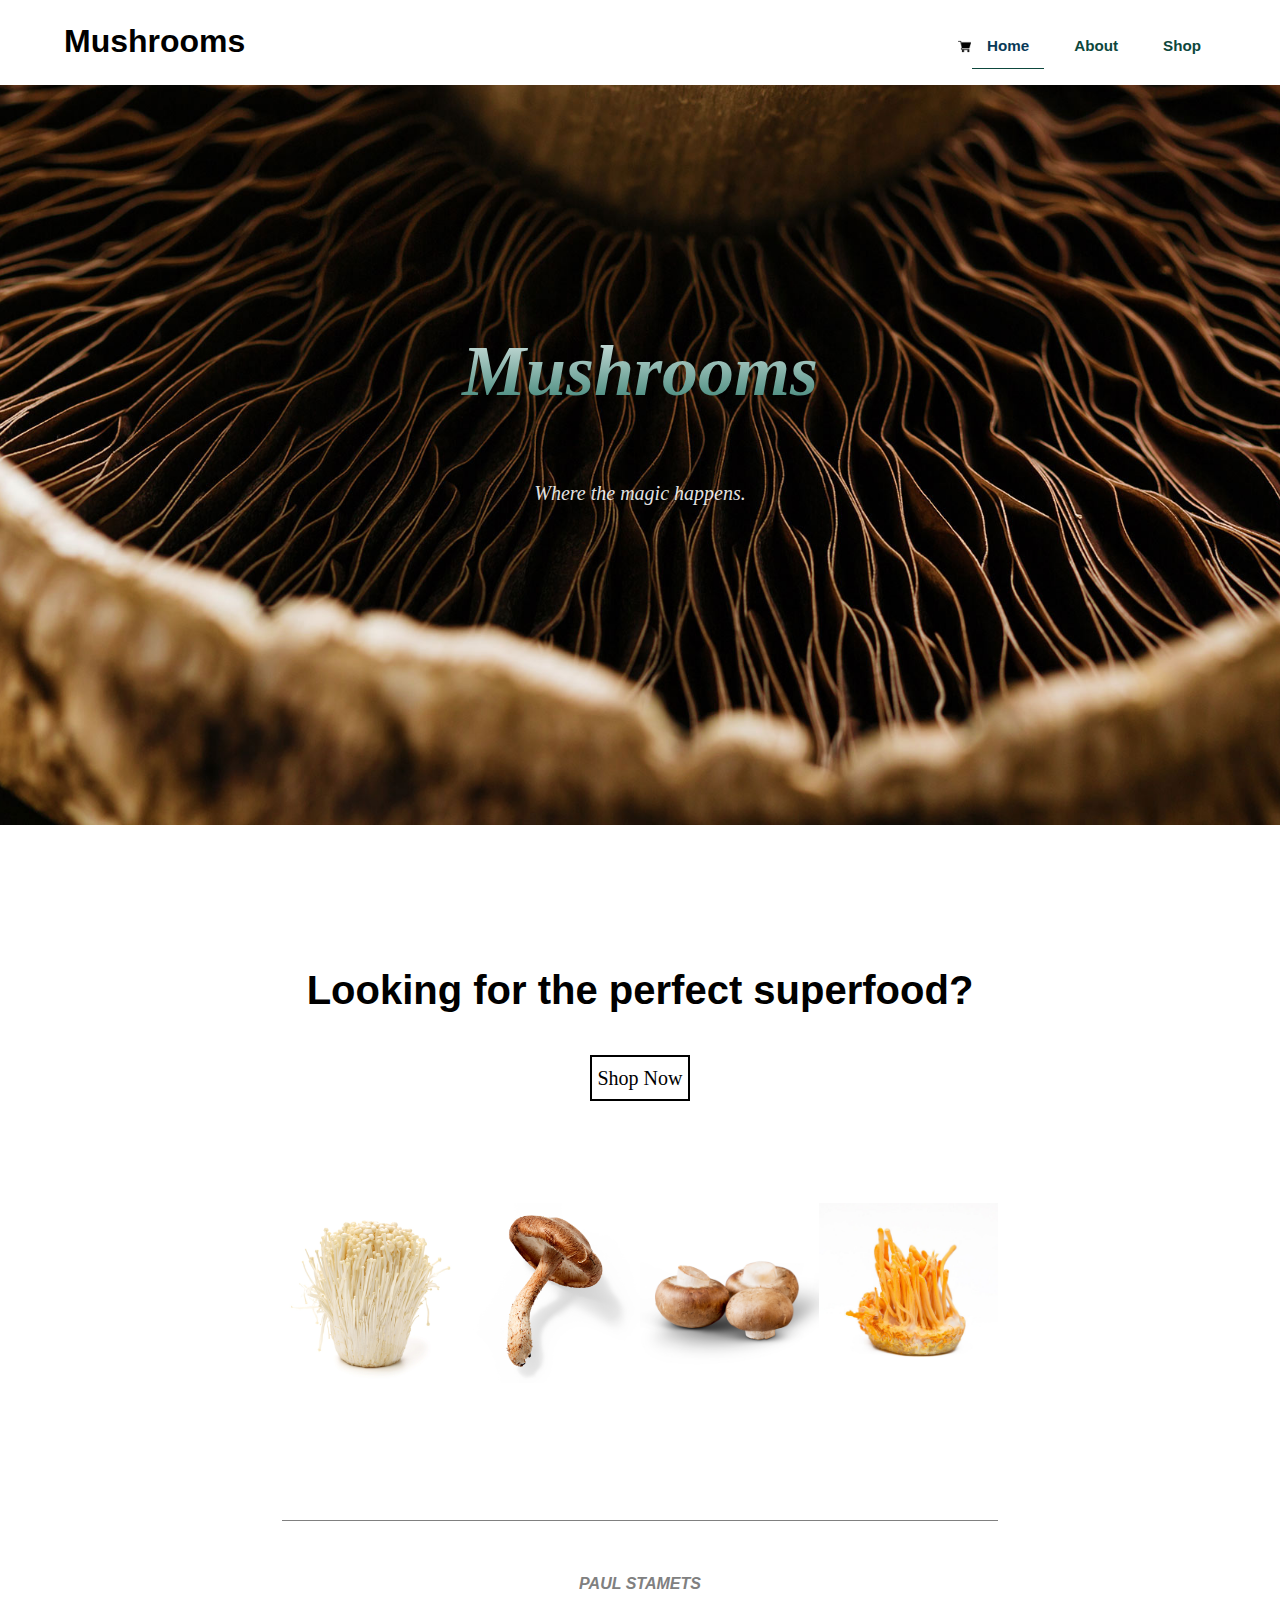
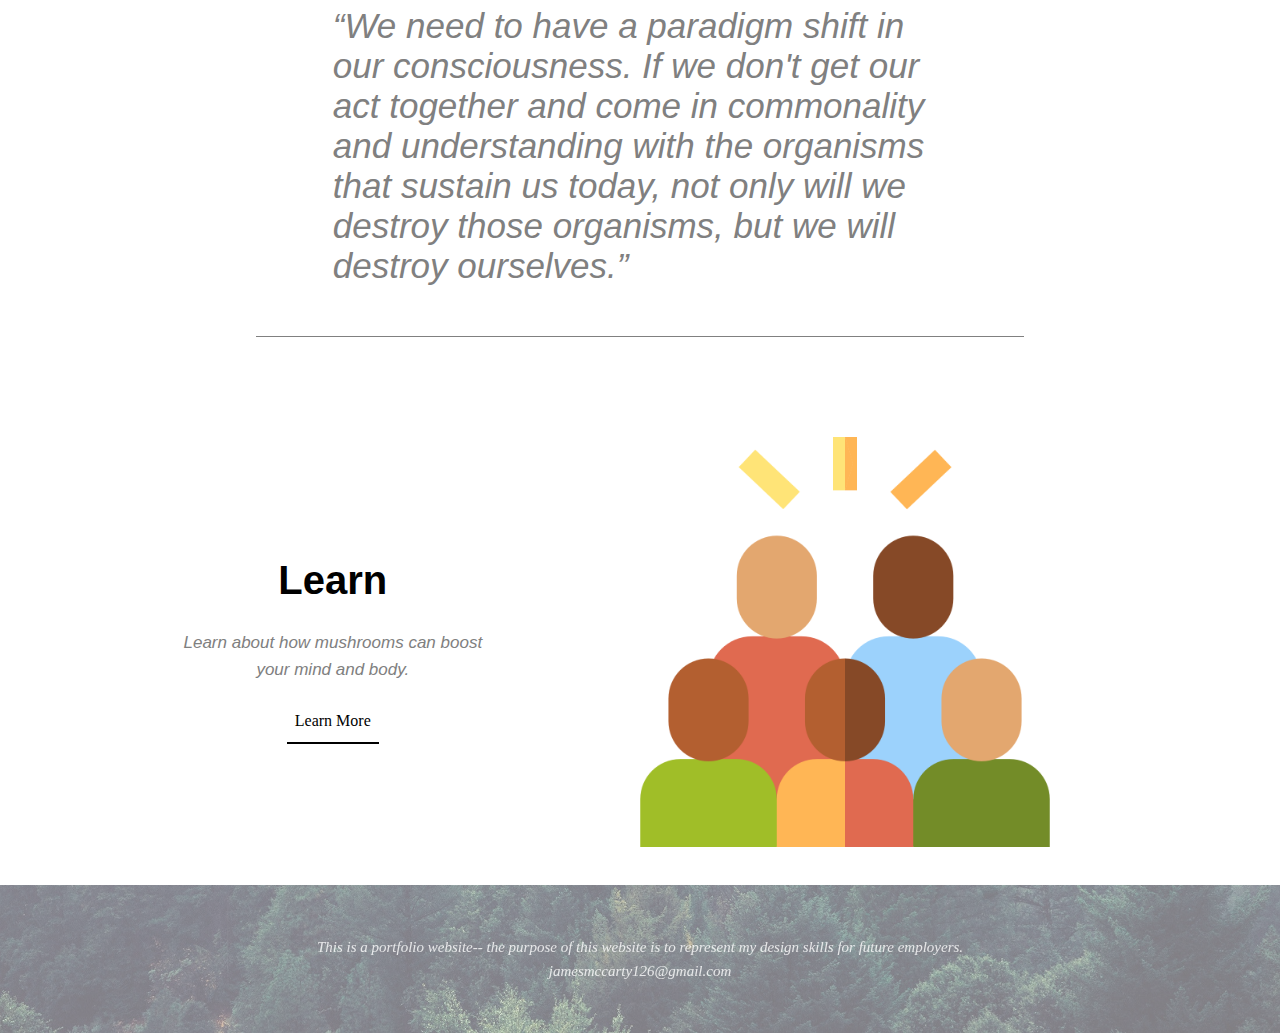
<file: index.html>
<!DOCTYPE html>
<html>
  <head>
    <meta name="viewport" content="width=device-width, initial-scale=1, maximum-scale=1">
    <title>Mushrooms.net</title>
    <link rel="stylesheet" href="normalize.css">
    <link rel="stylesheet" href="style.css">
   <link rel="stylesheet" href="https://use.fontawesome.com/releases/v5.3.1/css/all.css" integrity="sha384-mzrmE5qonljUremFsqc01SB46JvROS7bZs3IO2EmfFsd15uHvIt+Y8vEf7N7fWAU" crossorigin="anonymous">
  </head>
  <body>

    <div class="mobile-pop-up">
      <ul>
        <li><h3 class="x-button" onclick="mobileDropdown()">Back<h3></li>
        <li><a href="#">Home</a></li>
        <li><a href="about.html">Learn</a></li>
        <li><a href="shop.html">Shop</a></li>
      </ul>
    </div>

    <div class="wrap">

      <div class="mobile-header">
        <!-- <div class="dropdown-button" onclick="mobileDropdown"> -->
        <!-- </div> -->
        <img src="icons/dropdown.png" onclick="mobileDropdown()">

      </div>

      <header class="main-header clearfix">
        <div class="container">
        <a href="#"><h1 class="title">Mushrooms</h1></a>
        <img src="logo.png" class="logo" alt="logo"></img>


          <ul class="main-nav">

            <li class="shopping-cart">
              <a class="shopping-cart-link" href="checkout.html">
                <img src="icons/supermarket.png">
              </a>
              <img class="shopping-cart-num" src="icons/one.png" alt="">
            </li>

            <li><a href="shop.html">Shop</a></li>
            <li><a href="about.html">About</a></li>
            <li><a id="current-page" href="#">Home</a></li>
          </ul>

          <!-- <div class="shopping-container">
            <h3>Shopping Cart</h3>

          </div> -->
        </div> <!--container -->


      </header> <!-- main-header -->

      <div class="banner">
          <!-- <img src="photos/Mushroom-Photo.jpeg" alt="Mushroom Photo" class="header-img"> -->
                  <h1 class="cover-title"><em>Mushrooms</em></h1>
                  <h2 class="sub-title">Where the magic happens.</h2>

      </div> <!-- banner -->

          <div class="main-content">
            <div class="welcome-content">


          <h2>Looking for the perfect superfood?</h2>

          <a href="shop.html" class="strain-btn">Shop Now</a>
</div> <!-- welcome-content -->

          <div class="mushroom-container">
                <ul class="scroll-box">
                  <li class="scroll-box-item"><a href="enoki.html">
                    <img src="photos/shopping/2.jpg">
                    </a>
                    <p class="fading-name">enoki</p>
                  </li>
                  <li class="scroll-box-item"><a href="shop.html">
                    <img src="photos/shopping/3.jpg">
                  </a>
                  <p class="fading-name">shitake</p>
                </li>
                  <li class="scroll-box-item"><a href="shop.html">
                    <img src="photos/shopping/4.jpg"></a>
                      <p class="fading-name">baby bella</p>
                  </li>
                  <li class="scroll-box-item"><a href="shop.html">
                  <img src="photos/shopping/5.jpg"></a>
                    <p class="fading-name">cordyceps</p>
                </li>
                </ul>
           </div>

          <div class="quote-container">
            <h4>Paul Stamets</h4>
              <h3>“We need to have a paradigm shift in our consciousness. If we don't get our act together and come in commonality and understanding with the organisms that sustain us today, not only will we destroy those organisms, but we will destroy ourselves.”</h3>
          </div>


            <div class="learn-container">
              <ul class="learn-flex">
                <li><img src="icons/people.png"></li>
                <li>
                   <h2>Learn</h2>
                  <h3>Learn about how mushrooms can boost your mind and body.</h3>
                  <a href="about.html"><p>Learn More</p></a></li>
              </ul>
            </div>

   </div> <!-- main-content -->

      <footer class="main-footer">
        <span class="footer-text">This is a portfolio website-- the purpose of this website is to represent my design skills for future employers.</span>
        <span class="footer-text">jamesmccarty126@gmail.com</span>
      </footer>
          </div>  <!-- wrap -->
      <script src="javascript.js"></script>
  </body>
</html>
</file>
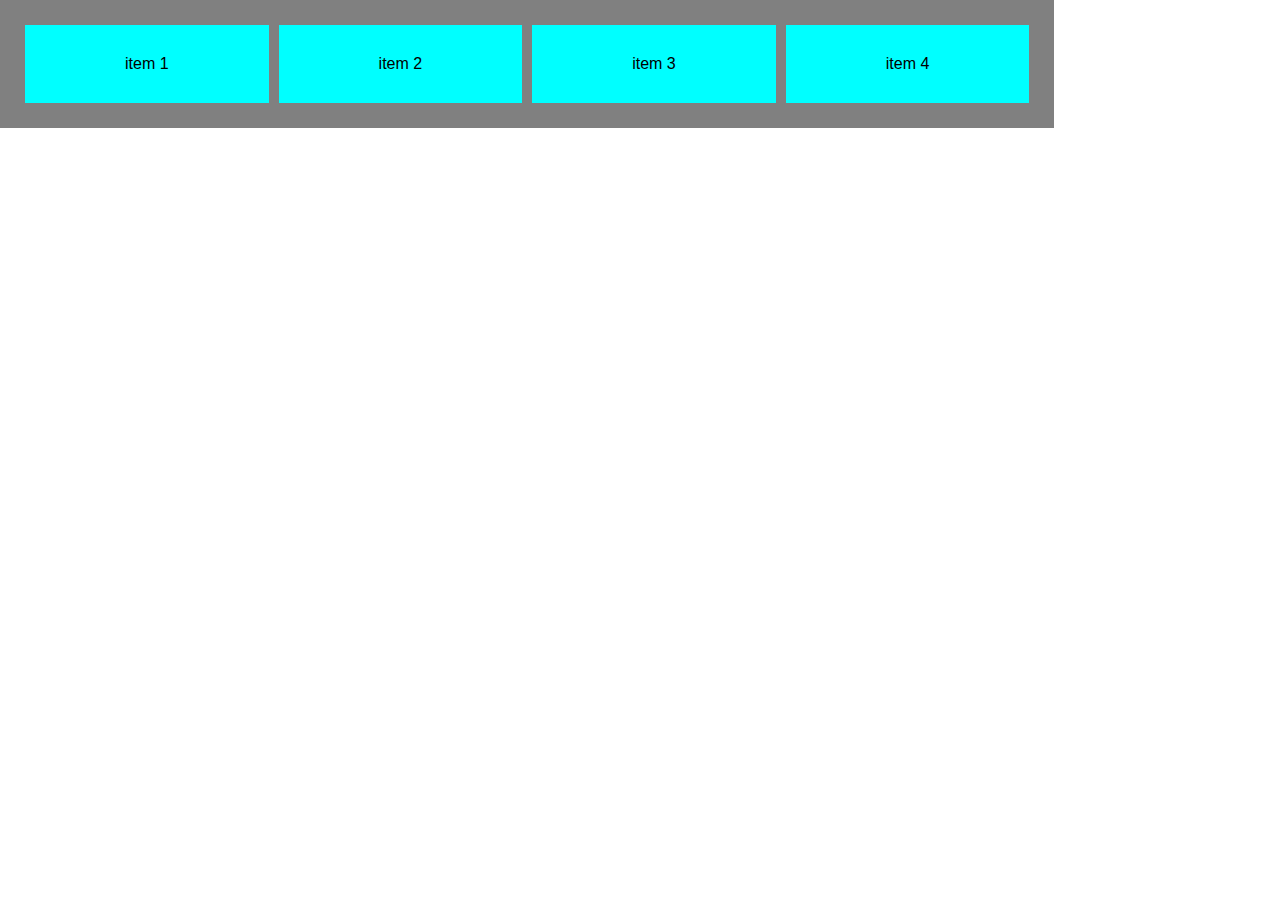
<file: nav bar test/index.html>
<!<!DOCTYPE html>
<!DOCTYPE html>
<html>
  <head>
    <link rel="stylesheet" href="style.css">
    <link rel="stylesheet" href="normalize.css">
    <title></title>
  </head>
  <body>

    <header class="main-header">

      <ul class="flex-parent">
        <li>item 1</li>
        <li>item 2</li>
        <li>item 3</li>
        <li>item 4</li>
      </ul>

    </header>

  </body>
</html>
</file>
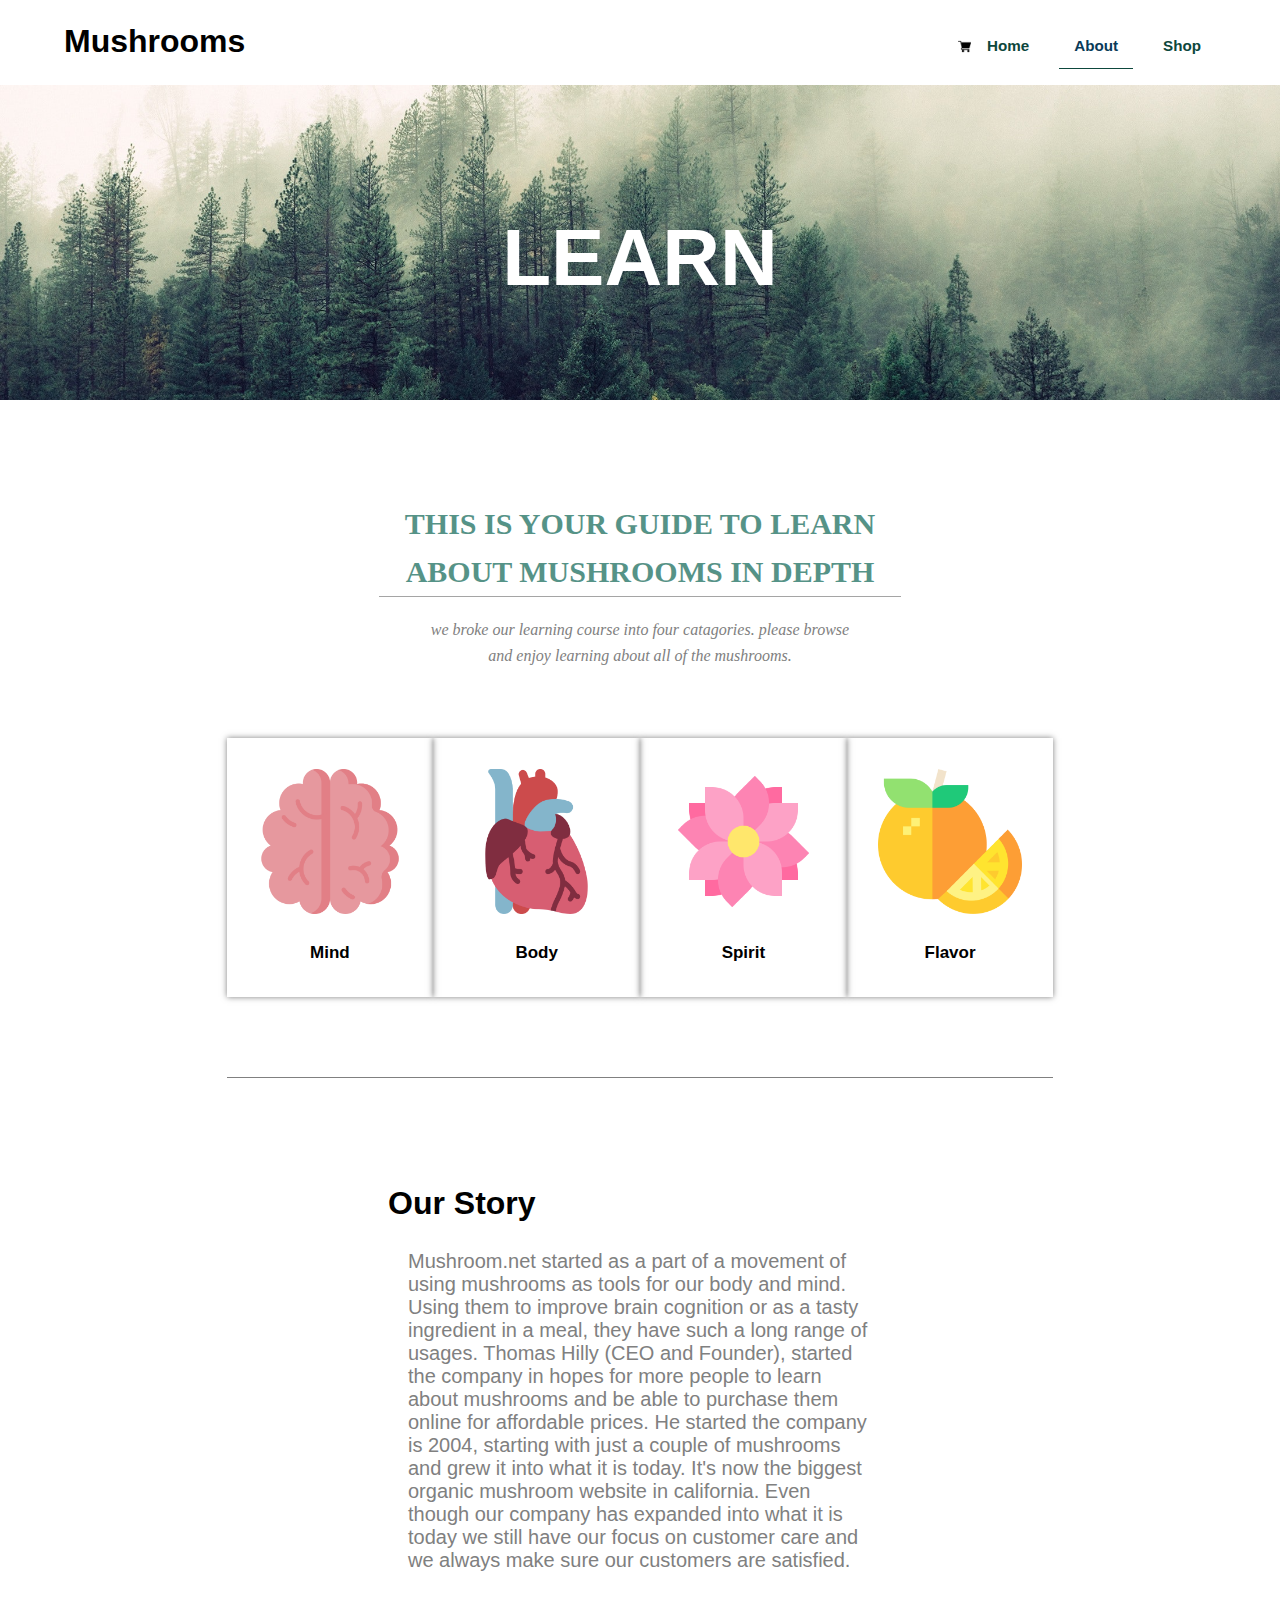
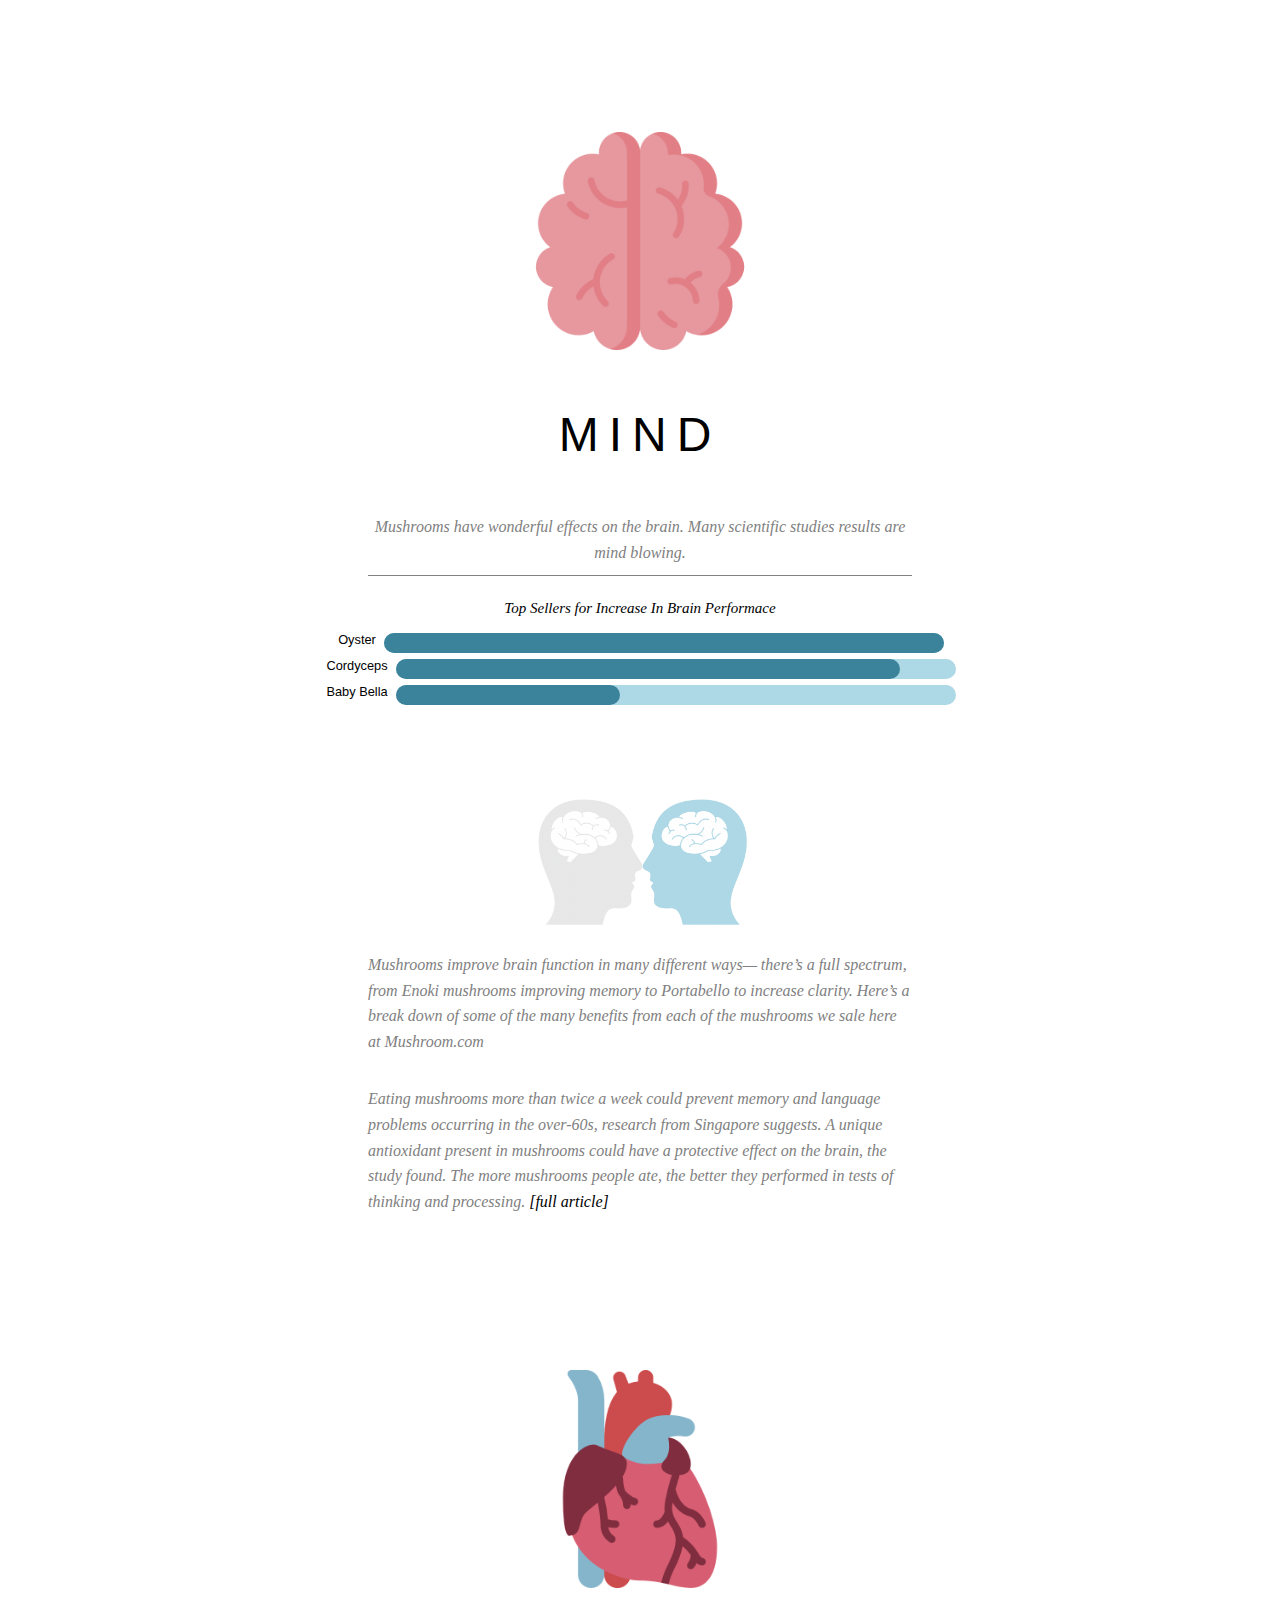
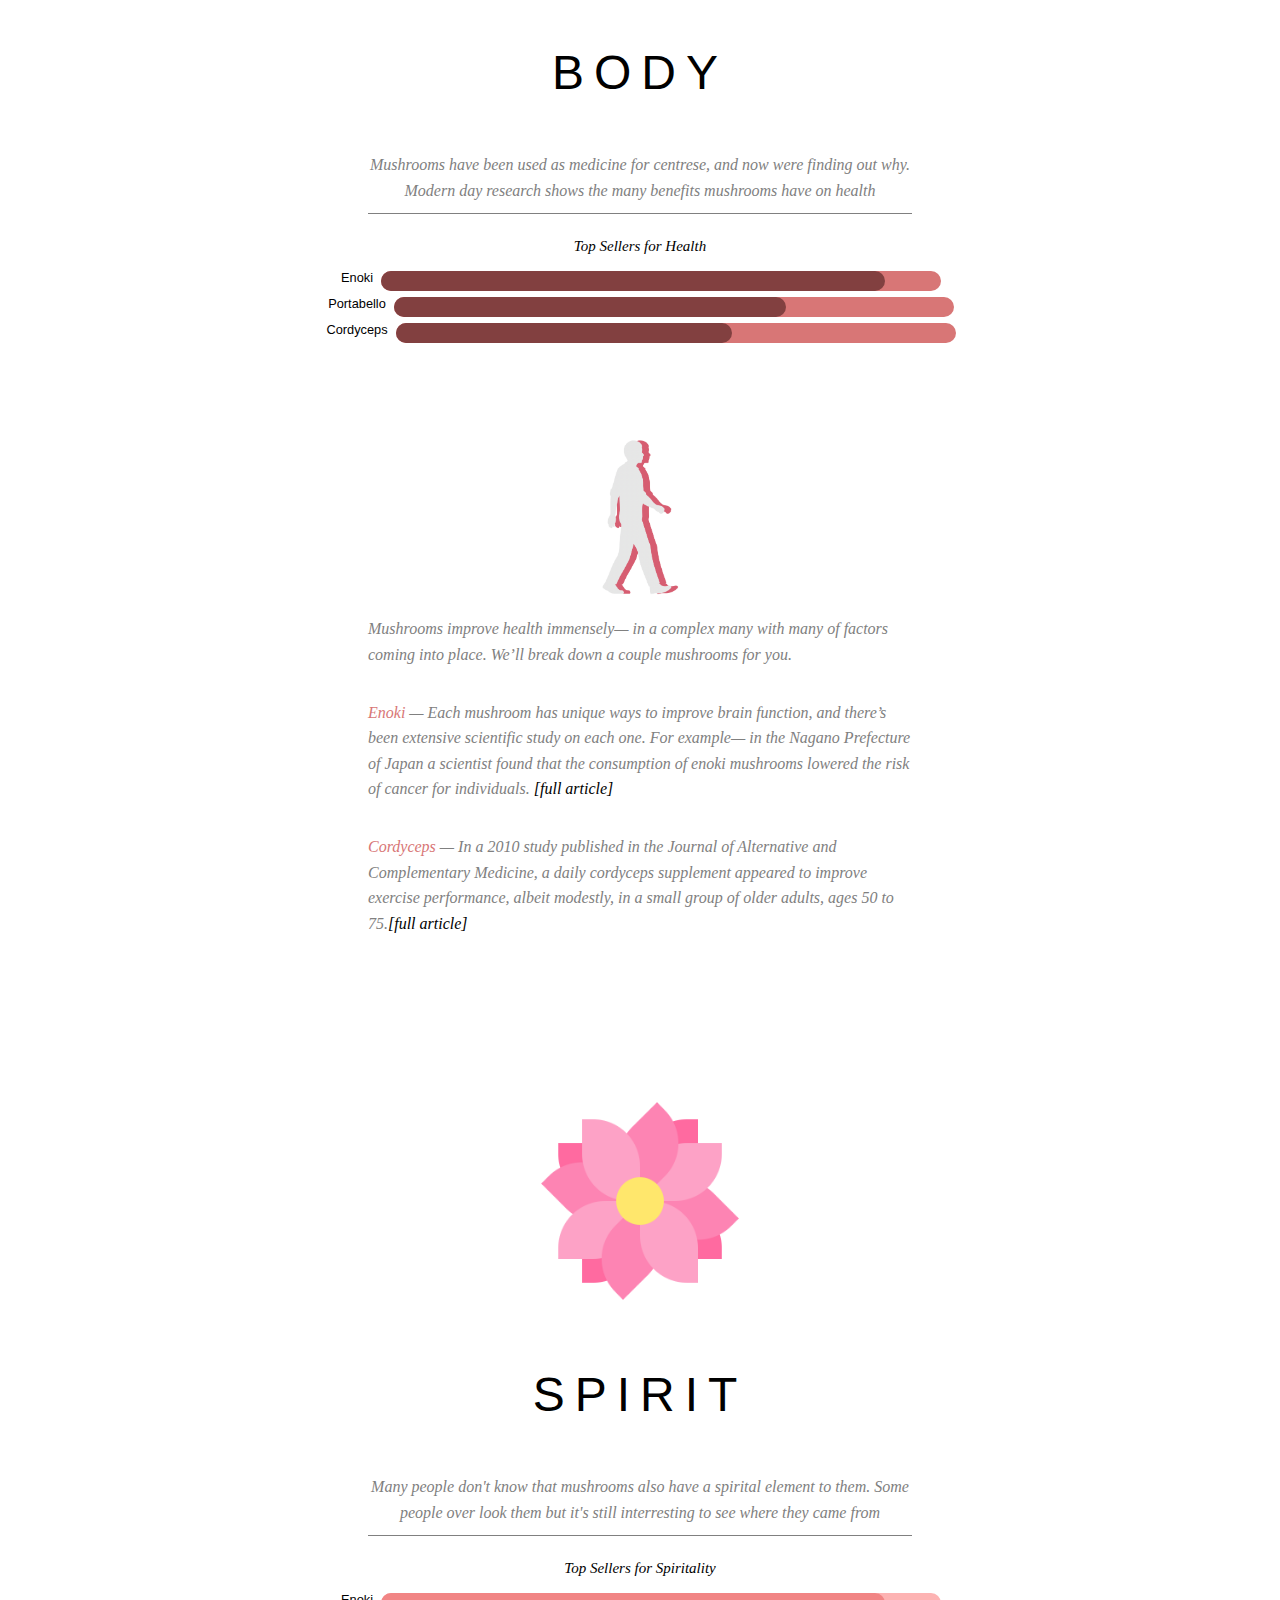
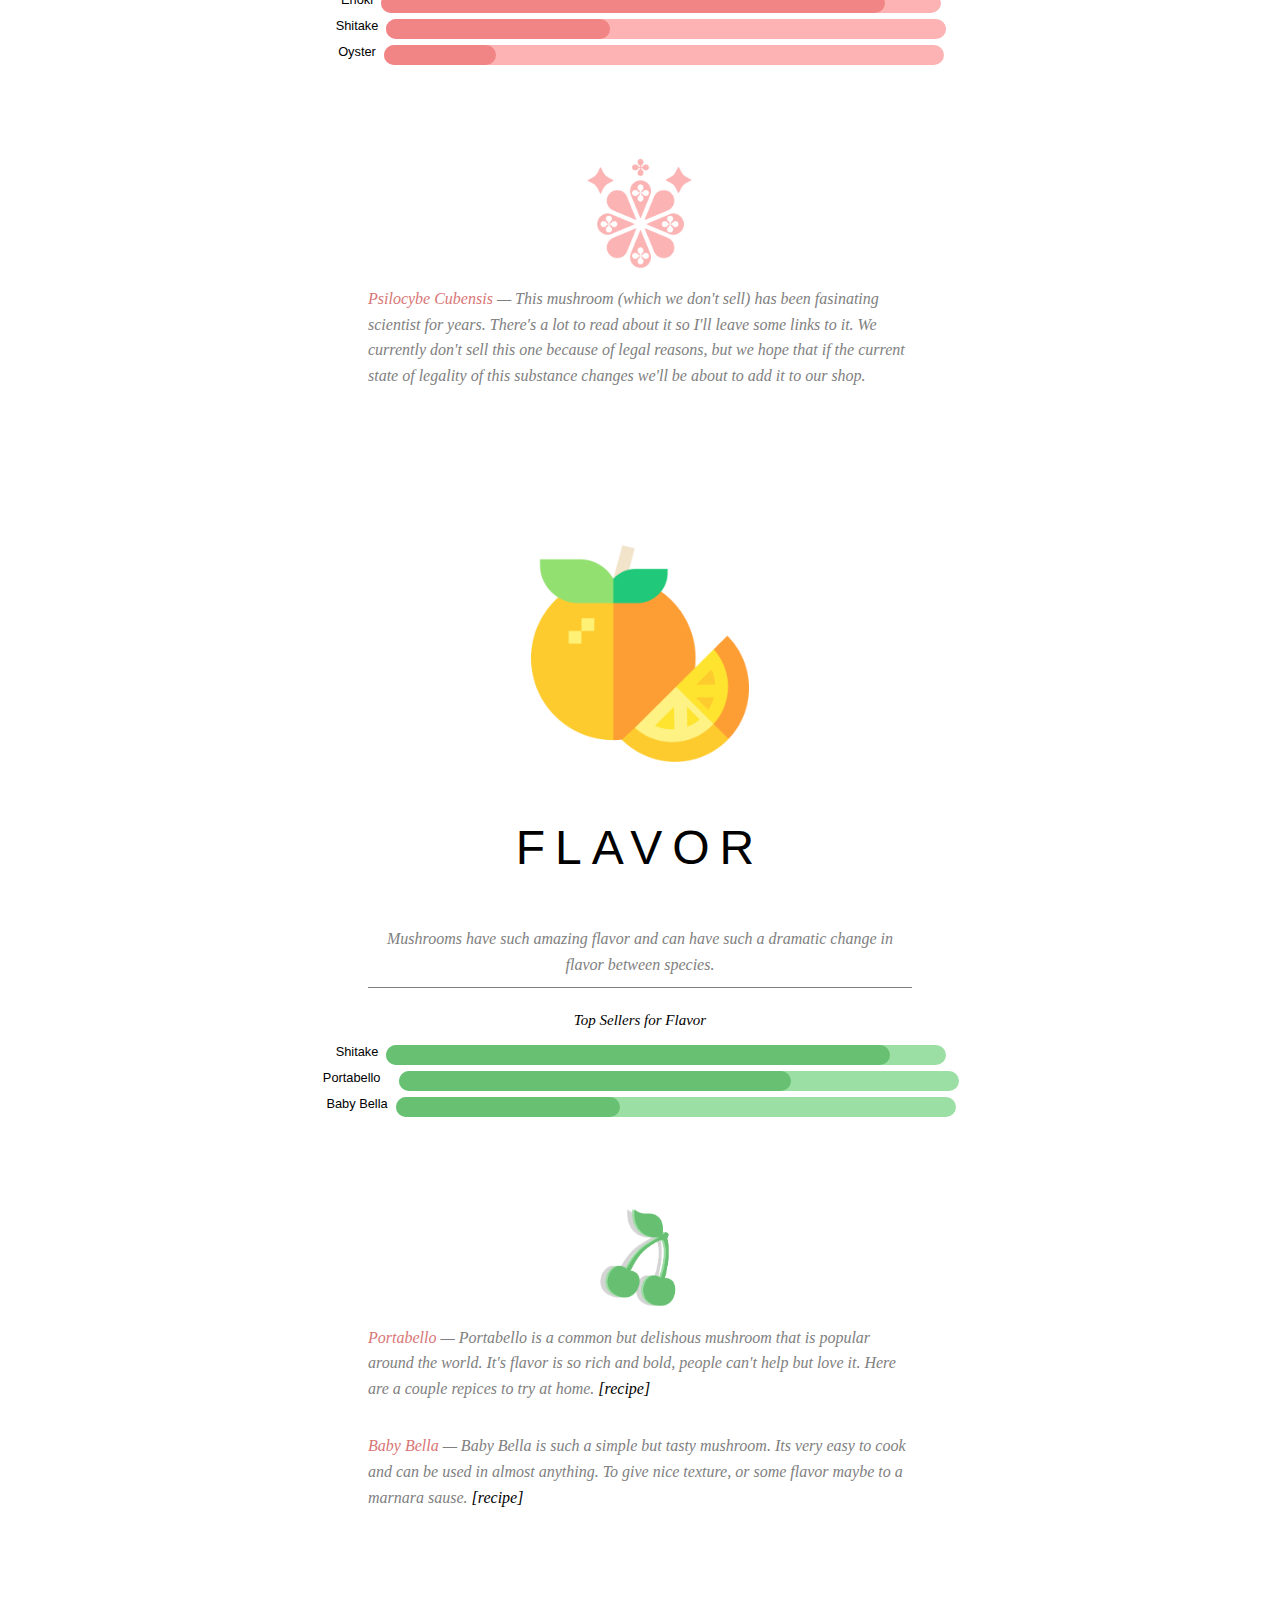
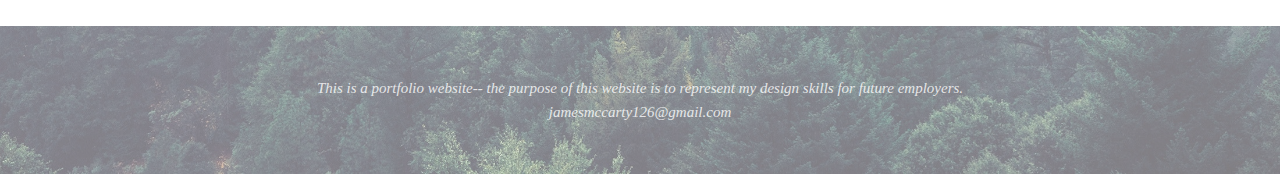
<file: about.html>
<!DOCTYPE html>
<html>
  <head>
    <meta name="viewport" content="width=device-width, initial-scale=1, maximum-scale=1">
    <title>Mushrooms</title>
    <link rel="stylesheet" href="normalize.css">
    <link rel="stylesheet" href="style.css">

  </head>
  <body>

    <div class="mobile-pop-up">
      <ul>
        <li><h3 class="x-button" onclick="mobileDropdown()">Back<h3></li>
        <li><a href="index.html">Home</a></li>
        <li><a href="#">Learn</a></li>
        <li><a href="shop.html">Shop</a></li>
      </ul>
    </div>

    <div class="wrap">

      <div class="mobile-header">
        <!-- <div class="dropdown-button" onclick="mobileDropdown"> -->
        <!-- </div> -->
        <img src="icons/dropdown.png" onclick="mobileDropdown()">

      </div>

      <header class="main-header clearfix">
        <div class="container">
      <a href="index.html"><h1 class="title">Mushrooms</h1></a>
        <img src="logo.png" class="logo" alt="logo"></img>


          <ul class="main-nav">

            <li class="shopping-cart">
              <a class="shopping-cart-link" href="checkout.html"><img src="icons/supermarket.png"></a>
              <img class="shopping-cart-num" src="icons/one.png" alt="">
            </li>

            <li><a href="shop.html">Shop</a></li>
            <li><a id="current-page" href="#">About</a></li>

            <li><a href="index.html">Home</a></li>
          </ul>
        </div> <!--main-header -->
        </header>

      <div class="about-banner">
         <h1>LEARN</h1>
      </div> <!-- banner -->


    <div class="main-content clearfix">

<div class="about-content">

      <div class="h1-banner">

      </div>

        <div class="about-intro">

            <!-- <h2>Learn</h2> -->
            <h4>this is your guide to learn about mushrooms in depth</h4>
            <p>we broke our learning course into four catagories. please browse and enjoy learning about all of the mushrooms.</p>

            <!-- <h3>Catagories</h3> -->
        </div>

      <div class="mushroom-container">
            <ul id="aboutContainer" class="scroll-box">
              <li class="scroll-box-item"><a href="#mind">
                <img src="icons/brain.png">
                </a>
                <p>Mind</p>
              </li>
              <li class="scroll-box-item"><a href="#body-c">
                <img src="icons/heart.png">
              </a>
              <p>Body</p>
            </li>
              <li class="scroll-box-item"><a href="#spirit">
                <img src="icons/flower.png"></a>
                  <p>Spirit</p>
              </li>
              <li class="scroll-box-item"><a href="#flavor">
              <img src="icons/orange.png"></a>
                <p>Flavor</p>
            </li>
            </ul>
       </div>


       <div class="about-main">
         <h1>Our Story</h1>
          <h2>Mushroom.net started as a part of a movement of using mushrooms as tools for our body and mind. Using them to improve brain cognition or as a tasty ingredient in a meal, they have such a long range of usages. Thomas Hilly (CEO and Founder), started the company in hopes for more people to learn about mushrooms and be able to purchase them online for affordable prices. He started the company is 2004, starting with just a couple of mushrooms and grew it into what it is today. It's now the biggest organic mushroom website in california. Even though our company has expanded into what it is today we still have our focus on customer care and we always make sure our customers are satisfied.</h2>
       </div>

       <!-- MIND *************************************************************************** -->

       <div class="catagories-container" id="mind">

      <div class="mind-head">
        <div class="mind-head-top">
          <img src="icons/brain.png" alt="">
            <h2>Mind</h2>
            <p>Mushrooms have wonderful effects on the brain. Many scientific studies results are mind blowing.</p>
        </div>
        <div class="mind-chart">
          <h3>Top Sellers for Increase In Brain Performace</h3>
                      <div class="stats stats-oyster grey-border">
                        <a href="oyster.html"><p>Oyster</p></a>
                      <section class="grey-rec">
                        <section class="rec rec-80 darkblue-rec">

                        </section>
                      </section>

                  </div>
                  <div class="stats stats-cordyceps grey-border">
                    <a href="cortyceps.html"><p>Cordyceps</p></a>
                  <section class="grey-rec">
                    <section class="rec rec-90 darkblue-rec">

                    </section>
                  </section>
              </div>
              <div class="stats stats-bella grey-border">
                <a href="babybella.html"><p>Baby Bella</p></a>
              <section class="grey-rec">
                <section class="rec rec-40 darkblue-rec">

                </section>
              </section>
            </div>
        </div>
      </div>

      <div class="mind-description-container">
          <img src="custom-icons/brain-icon.png" alt="">
          <p>Mushrooms improve brain function in many different ways— there’s a full spectrum, from Enoki mushrooms improving memory to Portabello to increase clarity. Here’s a break down of some of the many benefits from each of the mushrooms we sale here at Mushroom.com</p>
          <p>Eating mushrooms more than twice a week could prevent memory and language problems occurring in the over-60s, research from Singapore suggests.

A unique antioxidant present in mushrooms could have a protective effect on the brain, the study found.

The more mushrooms people ate, the better they performed in tests of thinking and processing. <a target="_blank" href="https://www.bbc.com/news/health-47554966#:~:text=A%20unique%20antioxidant%20present%20in,the%20fungi%20and%20brain%20function.">[full article]</a></p>
      </div>
    </div> <!--catagories-container -->

     <!-- BODY *************************************************************************** -->

    <div class="catagories-container" id="body-c">
   <div class="mind-head">
     <div class="mind-head-top">
       <img src="icons/heart.png" alt="">
         <h2>Body</h2>
         <p>Mushrooms have been used as medicine for centrese, and now were finding out why. Modern day research shows the many benefits mushrooms have on health</p>
     </div>
     <div class="mind-chart">
       <h3>Top Sellers for Health</h3>
                   <div class="stats stats-enoki red-border">
                     <a href="enoki.html"><p>Enoki</p></a>
                   <section class="grey-rec darkred-rec">
                     <section class="rec rec-90 lightred-rec">
                       <!-- <p>4 stars</p> -->
                     </section>
                   </section>

               </div>
               <div class="stats stats-portabello red-border">
                 <a href="portabello.html"><p>Portabello</p></a>
               <section class="grey-rec darkred-rec">
                 <section class="rec rec-70 lightred-rec">

                 </section>
               </section>
           </div>
           <div class="stats stats-cordyceps red-border">
             <a href="cortyceps.html"><p>Cordyceps</p></a>
           <section class="grey-rec darkred-rec">
             <section class="rec rec-60 lightred-rec">

             </section>
           </section>
         </div>
     </div>
   </div> <!-- catagories -->

   <div class="mind-description-container">
       <!-- <h2>Mind</h2> -->
       <img src="custom-icons/walking-2.png" alt="" class="custom-icon">
       <p>Mushrooms improve health immensely— in a complex many with many of factors coming into place. We’ll break down a couple mushrooms for you. </p>
       <p><a href="enoki.html" class="highlight">Enoki</a> — Each mushroom has unique ways to improve brain function, and there’s been extensive scientific study on each one. For example— in the Nagano Prefecture of Japan a scientist found that the consumption of enoki mushrooms lowered the risk of cancer for individuals. <a target="_blank" href="https://www.huffpost.com/entry/mushrooms-health_b_3069976">[full article]</a></p>
       <p><a href="cortyceps.html" class="highlight">Cordyceps</a> — In a 2010 study published in the Journal of Alternative and Complementary Medicine, a daily cordyceps supplement appeared to improve exercise performance, albeit modestly, in a small group of older adults, ages 50 to 75.<a target="_blank" href="https://www.verywellhealth.com/benefits-of-cordyceps-89441">[full article]</a></p>
   </div>
 </div> <!-- catagories-container 2 -->

  <!-- SPIRIT *************************************************************************** -->

 <div class="catagories-container" id="spirit">
<div class="mind-head">
  <div class="mind-head-top">
    <img src="icons/flower.png" alt="">
      <h2>Spirit</h2>
      <p>Many people don't know that mushrooms also have a spirital element to them. Some people over look them but it's still interresting to see where they came from</p>
  </div>
  <div class="mind-chart">
    <h3>Top Sellers for Spiritality</h3>
                <div class="stats stats-enoki pink-border">
                  <a href="enoki.html"><p>Enoki</p></a>
                <section class="grey-rec lightpink-rec">
                  <section class="rec rec-90 darkpink-rec">

                  </section>
                </section>
            </div>
            <div class="stats stats-shitake pink-border">
              <a href="shitake.html"><p>Shitake</p></a>
            <section class="grey-rec lightpink-rec">
              <section class="rec rec-40 darkpink-rec">

              </section>
            </section>
        </div>
        <div class="stats stats-oyster pink-border">
          <a href="oyster.html"><p>Oyster</p></a>
        <section class="grey-rec lightpink-rec">
          <section class="rec rec-20 darkpink-rec">

          </section>
        </section>
      </div>
  </div>
</div>

<div class="mind-description-container">
    <!-- <h2>Mind</h2> -->
    <img src="custom-icons/spirit-2.png" alt="" class="custom-icon">
    <p><a href="https://en.wikipedia.org/wiki/Psilocybe_cubensis" target="_blank" class="highlight">Psilocybe Cubensis</a> — This mushroom (which we don't sell) has been fasinating scientist for years. There's a lot to read about it so I'll leave some links to it. We currently don't sell this one because of legal reasons, but we hope that if the current state of legality of this substance changes we'll be about to add it to our shop.</p>
</div>
</div> <!-- catagories-container 3 -->

 <!-- FLAVORS *************************************************************************** -->

<div class="catagories-container" id="flavor">
<div class="mind-head">
 <div class="mind-head-top">
   <img src="icons/orange.png" alt="">
     <h2>Flavor</h2>
     <p>Mushrooms have such amazing flavor and can have such a dramatic change in flavor between species.</p>
 </div>
 <div class="mind-chart">
   <h3>Top Sellers for Flavor</h3>
               <div class="stats stats-shitake green-border">
                 <a href="shitake.html"><p>Shitake</p></a>
               <section class="grey-rec lightgreen-rec">
                 <section class="rec rec-90 darkgreen-rec">

                 </section>
               </section>
           </div>
           <div class="stats stats-portabello green-border">
             <a href="portabello.html"><p>Portabello &nbsp;&nbsp;</p></a>
           <section class="grey-rec lightgreen-rec">
             <section class="rec rec-70 darkgreen-rec">

             </section>
           </section>
       </div>
       <div class="stats stats-bella green-border">
         <a href="babybella.html"><p>Baby Bella</p></a>
       <section class="grey-rec lightgreen-rec">
         <section class="rec rec-40 darkgreen-rec">

         </section>
       </section>
     </div>
 </div>
</div>

<div class="mind-description-container">
   <!-- <h2>Mind</h2> -->
   <img src="custom-icons/fruit-2.png" alt="" class="custom-icon">
   <p><a href="portabello.html" class="highlight">Portabello</a> — Portabello is a common but delishous mushroom that is popular around the world. It's flavor is so rich and bold, people can't help but love it. Here are a couple repices to try at home. <a href="https://www.wellplated.com/grilled-portobello-mushrooms/" target="_blank">[recipe]</a></p>
   <p><a href="babybella.html" class="highlight">Baby Bella</a> — Baby Bella is such a simple but tasty mushroom. Its very easy to cook and can be used in almost anything. To give nice texture, or some flavor maybe to a marnara sause. <a href="https://natashaskitchen.com/sauteed-mushrooms/" target="_blank">[recipe]</a></p>
   </div>
   <div class="space">

   </div>
</div> <!-- catagories-container 3 -->





    </div> <!-- abiut-content-->


    </div> <!-- main-content  -->


      <footer class="main-footer">
<span class="footer-text">This is a portfolio website-- the purpose of this website is to represent my design skills for future employers.</span>
      <span class="footer-text">jamesmccarty126@gmail.com</span>
      </footer>
          </div>  <!-- wrap -->
        <script src="javascript.js"></script>
  </body>
</html>
</file>
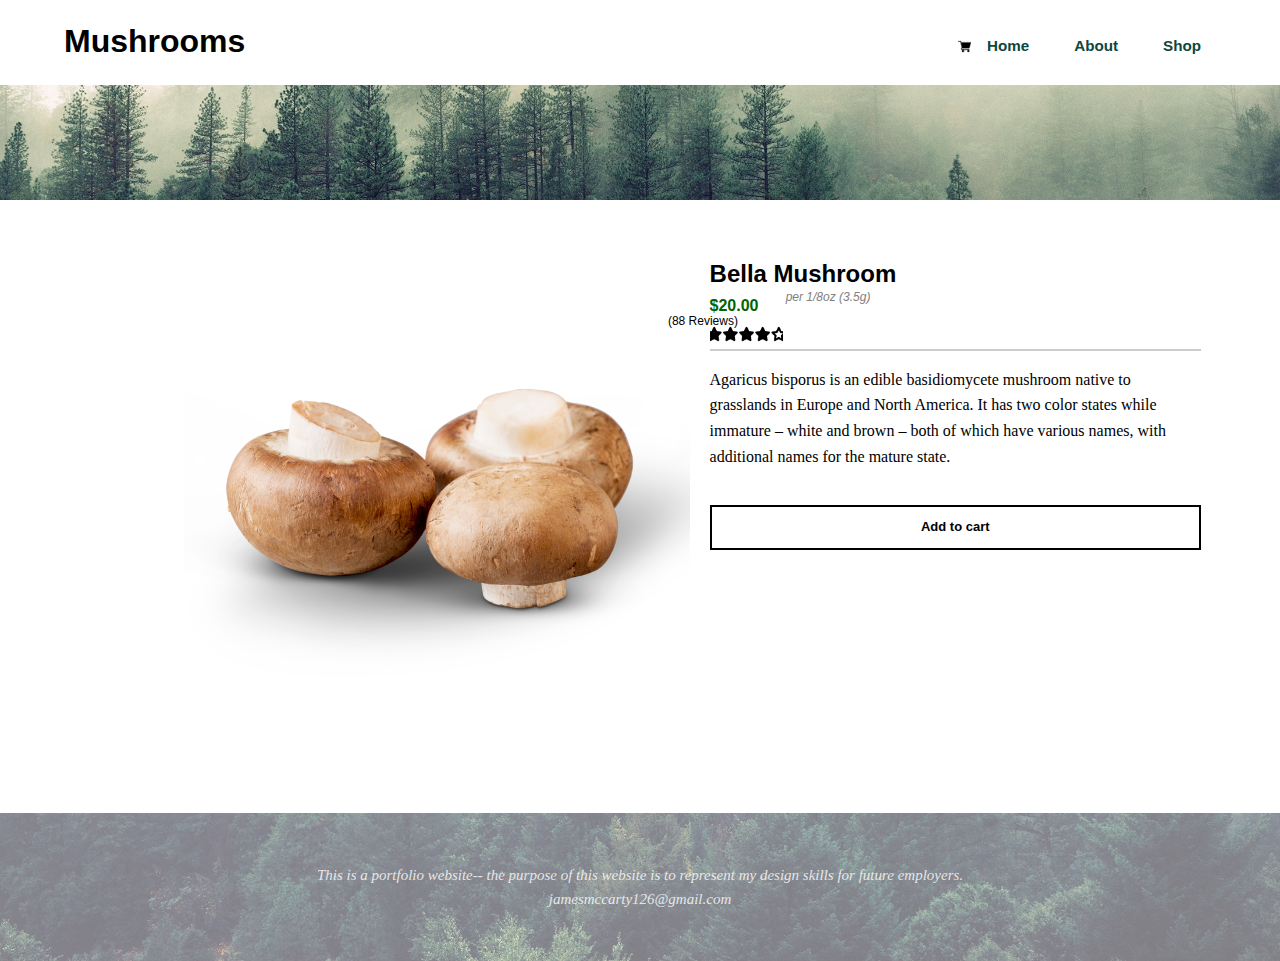
<file: babybella.html>
<!DOCTYPE html>
<html>
  <head>
    <meta name="viewport" content="width=device-width, initial-scale=1, maximum-scale=1">
    <title>Mushrooms</title>
    <link rel="stylesheet" href="normalize.css">
    <link rel="stylesheet" href="style.css">

  </head>
  <body>

    <div class="mobile-pop-up">
      <ul>
        <li><h3 class="x-button" onclick="mobileDropdown()">Back<h3></li>
        <li><a href="index.html">Home</a></li>
        <li><a href="about.html">Learn</a></li>
        <li><a href="shop.html">Shop</a></li>
      </ul>
    </div>

    <div class="wrap">

      <div class="mobile-header">
        <!-- <div class="dropdown-button" onclick="mobileDropdown"> -->
        <!-- </div> -->
        <img src="icons/dropdown.png" onclick="mobileDropdown()">

      </div>


      <header class="main-header clearfix">
        <div class="container">
      <a href="index.html"><h1 class="title">Mushrooms</h1></a>
        <img src="logo.png" class="logo" alt="logo"></img>


          <ul class="main-nav">

            <li class="shopping-cart">
              <a class="shopping-cart-link" href="checkout.html"><img src="icons/supermarket.png"></a>
              <img class="shopping-cart-num" src="icons/one.png" alt="">
            </li>

            <li><a href="shop.html">Shop</a></li>
            <li><a href="about.html">About</a></li>

            <li><a href="index.html">Home</a></li>
          </ul>
        </div> <!--main-header -->
        </header>

      <div class="shop-items-banner">

      </div> <!-- banner -->




    <div class="main-content container">

      <div >
        <ul class="item-details">
          <li><img src="photos/shopping/4.jpg"></li>
          <li class="item-description">
            <div class="item-details-header">
                <h2>Bella Mushroom</h2>
                <p class="normal-font">$20.00</p>
                <div class="rating-img rating-img-four">

                </div>
              </div>
            <p>Agaricus bisporus is an edible basidiomycete mushroom native to grasslands in Europe and North America. It has two color states while immature – white and brown – both of which have various names, with additional names for the mature state.</p>
            <a onclick="underConstruction()"><h5 id="enoki">Add to cart</h5></a>
          </li>
        </ul>

      </div>

    </div>
      <footer class="main-footer">
      <span class="footer-text">This is a portfolio website-- the purpose of this website is to represent my design skills for future employers.</span>
      <span class="footer-text">jamesmccarty126@gmail.com</span>
      </footer>

          </div>  <!-- wrap -->
        <script src="javascript.js"></script>
  </body>
</html>
</file>
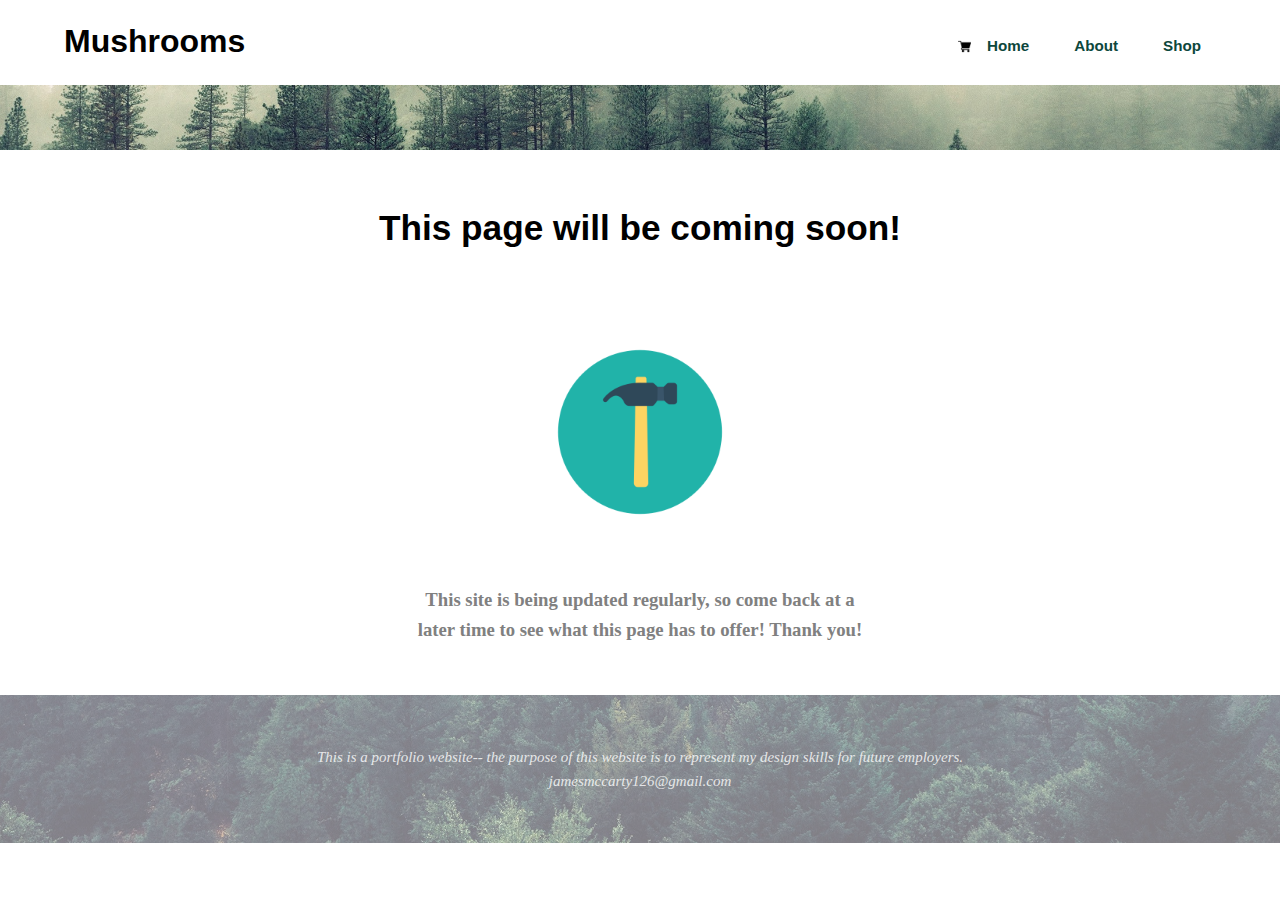
<file: checkout.html>
<!DOCTYPE html>
<html>
  <head>
    <meta name="viewport" content="width=device-width, initial-scale=1, maximum-scale=1">
    <title>Mushrooms</title>
    <link rel="stylesheet" href="normalize.css">
    <link rel="stylesheet" href="style.css">

  </head>
  <body>

    <div class="mobile-pop-up">
      <ul>
        <li><h3 class="x-button" onclick="mobileDropdown()">Back<h3></li>
        <li><a href="index.html">Home</a></li>
        <li><a href="about.html">Learn</a></li>
        <li><a href="shop.html">Shop</a></li>
      </ul>
    </div>

    <div class="wrap">
      <header class="main-header clearfix">
        <div class="container">
      <a href="index.html"><h1 class="title">Mushrooms</h1></a>
        <img src="logo.png" class="logo" alt="logo"></img>


          <ul class="main-nav">

            <li class="shopping-cart"><a class="shopping-cart-link" href="#"><img src="icons/supermarket.png"></a>
                    <img class="shopping-cart-num" src="icons/one.png" alt=""></li>

            <li><a href="shop.html">Shop</a></li>
            <li><a href="about.html">About</a></li>

            <li><a href="index.html">Home</a></li>
          </ul>
        </div> <!--main-header -->
        </header>

      <div class="checkout-banner">

      </div> <!-- banner -->


    </div>  <!-- wrap -->

    <!-- <div class="main-content container">

      <div>
        <ul class="item-details">
          <li><h2>Your Order:</h2>
            <div class="order-box clearfix checkout-enoki">
            <a href="enoki.html"><img class="checkout-img" src="photos/shopping/2.jpg"></a>
            <div class="checkout-details clearfix">
                <h2>Enoki Mushroom</h2>
                <p class="checkout-price">$30.95</p>
                <div class="rating-img-checkout clearfix"></div>
                <div class="button-group enoki-parent">
                    <p class="unselectable" onclick="addEnokiNum()">+</p>
                      <p class="quantity" id="enokiQuantity">1</p>
                    <p class="unselectable" onclick="removeEnokiNum()">-</p>
                </div>


              </div>

                </div>

                <div class="order-box clearfix checkout-shitake">
                <a href="shitake.html"><img class="checkout-img" src="photos/shopping/3.jpg"></a>
                <div class="checkout-details clearfix">
                    <h2>Shitake Mushroom</h2>
                    <p class="checkout-price">$200</p>
                    <div class="rating-img-checkout clearfix"></div>
                    <div class="button-group shitake-parent">
                        <p class="unselectable" onclick="addShitakeNum()" id="shitakeButton">+</p>
                          <p class="quantity" id="shitakeQuantity">1</p>
                        <p class="unselectable" onclick="removeShitakeNum()">-</p>
                    </div>


                  </div>

                    </div>
                      <button type="button" onclick="removeItems(0, 1)" class="remove">Remove</button>
          </li>

          <li id="checkoutBox">
            <h2>Subtotal (2 Items)</h2>
            <div class="checkout-box">

              <h4>Est. taxes and fees.................................................................0.00</h4>
              <h4>Est. excise tax...................................................................0.00</h4>
              <h4>Est. sales tax...................................................................0.00</h4>
                <h4>Service fee.....................................................0.00</h4>
              </div>
              <h3 id="totalCostElement">TOTAL: $33.89</h3>
            <h5 onclick="popUpError()">Proceed to Checkout</h5>
          </li>
        </ul>

      </div>

    </div>
  -->

      <div class="coming-soon-container">
          <h2>This page will be coming soon!</h2>
          <img src="icons/hammer.png" alt="">
          <h3>This site is being updated regularly, so come back at a later time to see what this page has to offer! Thank you!</h3>
      </div>
      <footer class="main-footer">
      <span class="footer-text">This is a portfolio website-- the purpose of this website is to represent my design skills for future employers.</span>
      <span class="footer-text">jamesmccarty126@gmail.com</span>
      </footer>
        <script src="javascript.js"></script>
  </body>
</html>
</file>
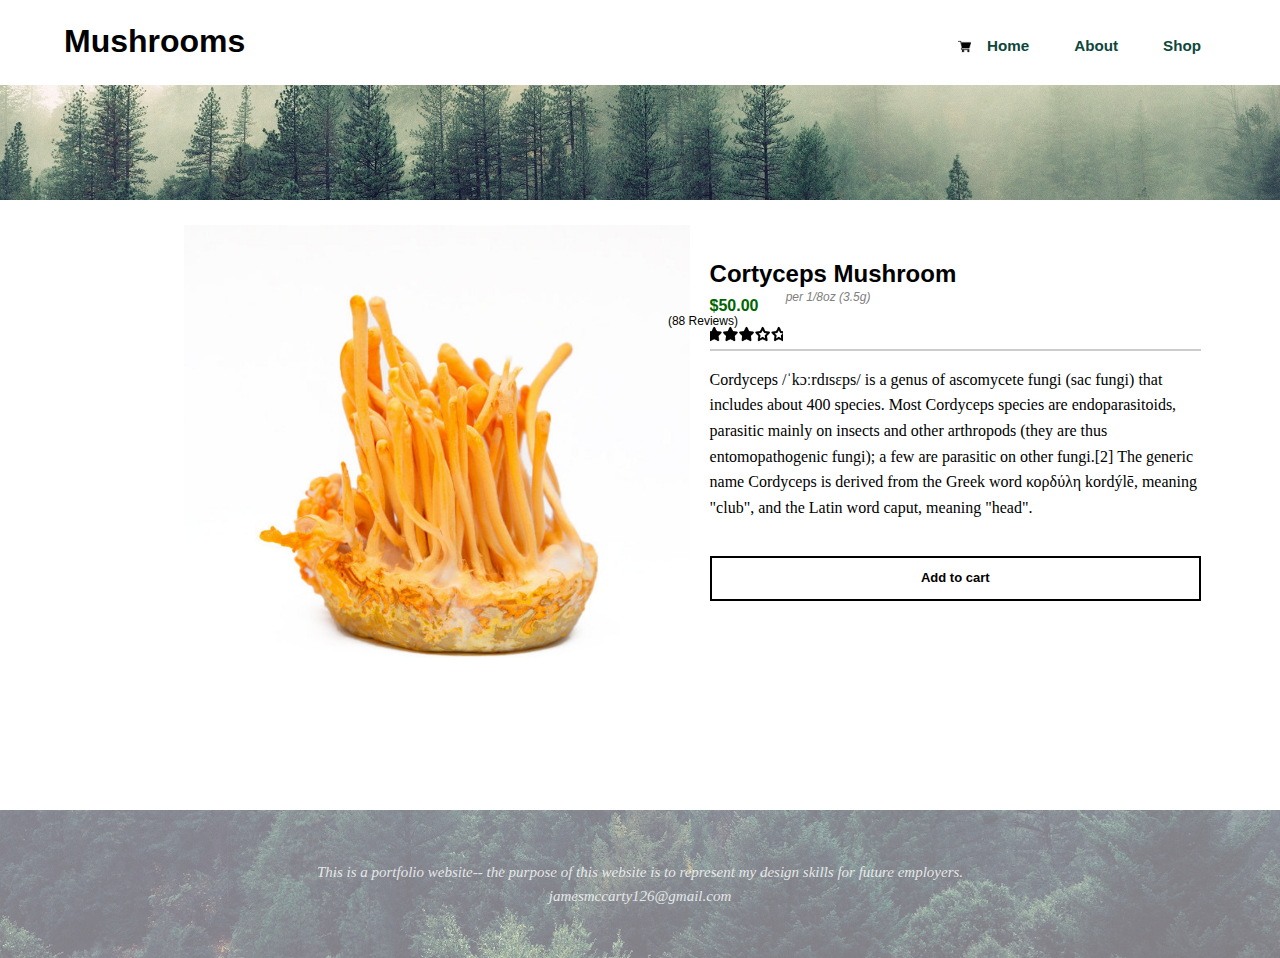
<file: cortyceps.html>
<!DOCTYPE html>
<html>
  <head>
    <meta name="viewport" content="width=device-width, initial-scale=1, maximum-scale=1">
    <title>Mushrooms</title>
    <link rel="stylesheet" href="normalize.css">
    <link rel="stylesheet" href="style.css">

  </head>
  <body>

    <div class="mobile-pop-up">
      <ul>
        <li><h3 class="x-button" onclick="mobileDropdown()">Back<h3></li>
        <li><a href="index.html">Home</a></li>
        <li><a href="about.html">Learn</a></li>
        <li><a href="shop.html">Shop</a></li>
      </ul>
    </div>

    <div class="wrap">

      <div class="mobile-header">
        <!-- <div class="dropdown-button" onclick="mobileDropdown"> -->
        <!-- </div> -->
        <img src="icons/dropdown.png" onclick="mobileDropdown()">

      </div>


      <header class="main-header clearfix">
        <div class="container">
      <a href="index.html"><h1 class="title">Mushrooms</h1></a>
        <img src="logo.png" class="logo" alt="logo"></img>


          <ul class="main-nav">

            <li class="shopping-cart">
              <a class="shopping-cart-link" href="checkout.html"><img src="icons/supermarket.png"></a>
              <img class="shopping-cart-num" src="icons/one.png" alt="">
            </li>

            <li><a href="shop.html">Shop</a></li>
            <li><a href="about.html">About</a></li>

            <li><a href="index.html">Home</a></li>
          </ul>
        </div> <!--main-header -->
        </header>

      <div class="shop-items-banner">

      </div> <!-- banner -->




    <div class="main-content container">

      <div >
        <ul class="item-details">
          <li><img src="photos/shopping/5.jpg"></li>
          <li class="item-description">
            <div class="item-details-header">
                <h2>Cortyceps Mushroom</h2>
                <p class="normal-font">$50.00</p>
                <div class="rating-img rating-img-three">

                </div>
              </div>
            <p>Cordyceps /ˈkɔːrdɪsɛps/ is a genus of ascomycete fungi (sac fungi) that includes about 400 species. Most Cordyceps species are endoparasitoids, parasitic mainly on insects and other arthropods (they are thus entomopathogenic fungi); a few are parasitic on other fungi.[2] The generic name Cordyceps is derived from the Greek word κορδύλη kordýlē, meaning "club", and the Latin word caput, meaning "head".</p>
            <a onclick="underConstruction()"><h5 id="enoki">Add to cart</h5></a>
          </li>
        </ul>

      </div>

    </div>
      <footer class="main-footer">
      <span class="footer-text">This is a portfolio website-- the purpose of this website is to represent my design skills for future employers.</span>
      <span class="footer-text">jamesmccarty126@gmail.com</span>
      </footer>

          </div>  <!-- wrap -->
        <script src="javascript.js"></script>
  </body>
</html>
</file>
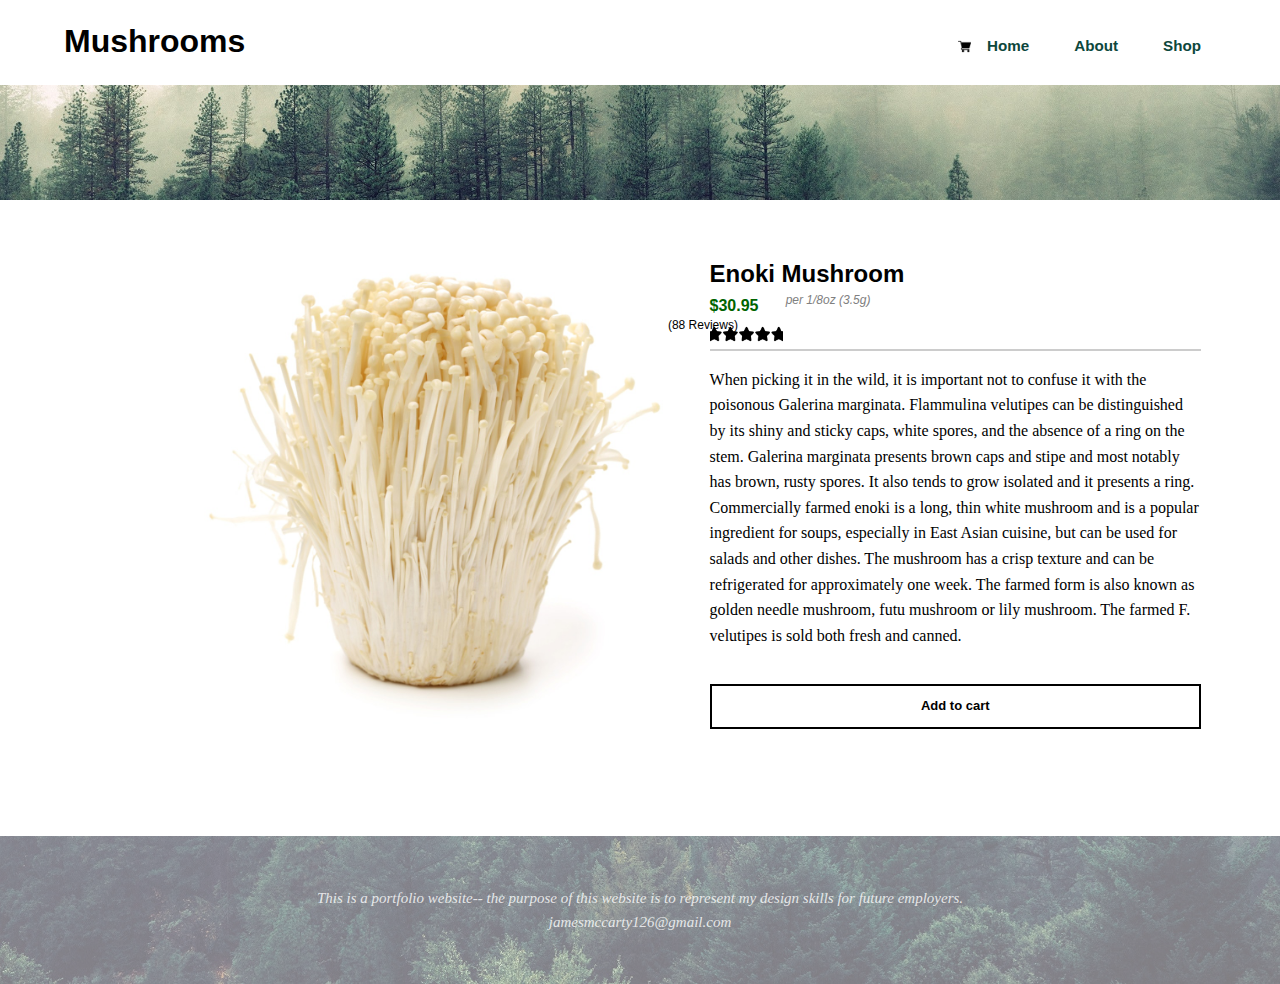
<file: enoki.html>
<!DOCTYPE html>
<html>
  <head>
    <meta name="viewport" content="width=device-width, initial-scale=1, maximum-scale=1">
    <title>Mushrooms</title>
    <link rel="stylesheet" href="normalize.css">
    <link rel="stylesheet" href="style.css">

  </head>
  <body>

    <div class="mobile-pop-up">
      <ul>
        <li><h3 class="x-button" onclick="mobileDropdown()">Back<h3></li>
        <li><a href="index.html">Home</a></li>
        <li><a href="about.html">Learn</a></li>
        <li><a href="shop.html">Shop</a></li>
      </ul>
    </div>

    <div class="wrap">

      <div class="mobile-header">
        <!-- <div class="dropdown-button" onclick="mobileDropdown"> -->
        <!-- </div> -->
        <img src="icons/dropdown.png" onclick="mobileDropdown()">

      </div>

      <header class="main-header clearfix">
        <div class="container">
        <a href="index.html"><h1 class="title">Mushrooms</h1></a>
        <img src="logo.png" class="logo" alt="logo"></img>


          <ul class="main-nav">

            <li class="shopping-cart">
              <a class="shopping-cart-link" href="checkout.html"><img src="icons/supermarket.png"></a>
              <img class="shopping-cart-num" src="icons/one.png" alt="">
            </li>

            <li><a href="shop.html">Shop</a></li>
            <li><a href="about.html">About</a></li>

            <li><a href="index.html">Home</a></li>
          </ul>
        </div> <!--main-header -->
        </header>

      <div class="shop-items-banner">

      </div> <!-- banner -->




    <div class="main-content container">

      <div >
        <ul class="item-details">
          <li><img src="photos/shopping/2.jpg"></li>
          <li class="item-description">
            <div class="item-details-header">
                <h2>Enoki Mushroom</h2>
                <p class="normal-font">$30.95</p>
                <div class="rating-img">

                </div>
              </div>
            <p>When picking it in the wild, it is important not to confuse it with the poisonous Galerina marginata. Flammulina velutipes can be distinguished by its shiny and sticky caps, white spores, and the absence of a ring on the stem. Galerina marginata presents brown caps and stipe and most notably has brown, rusty spores. It also tends to grow isolated and it presents a ring. Commercially farmed enoki is a long, thin white mushroom and is a popular ingredient for soups, especially in East Asian cuisine, but can be used for salads and other dishes. The mushroom has a crisp texture and can be refrigerated for approximately one week. The farmed form is also known as golden needle mushroom, futu mushroom or lily mushroom. The farmed F. velutipes is sold both fresh and canned.</p>
            <a onclick="underConstruction()"><h5 id="enoki">Add to cart</h5></a>
          </li>
        </ul>

      </div>

    </div>
      <footer class="main-footer">
    <span class="footer-text">This is a portfolio website-- the purpose of this website is to represent my design skills for future employers.</span>
      <span class="footer-text">jamesmccarty126@gmail.com</span>
      </footer>
          </div>  <!-- wrap -->
        <script src="javascript.js"></script>
  </body>
</html>
</file>
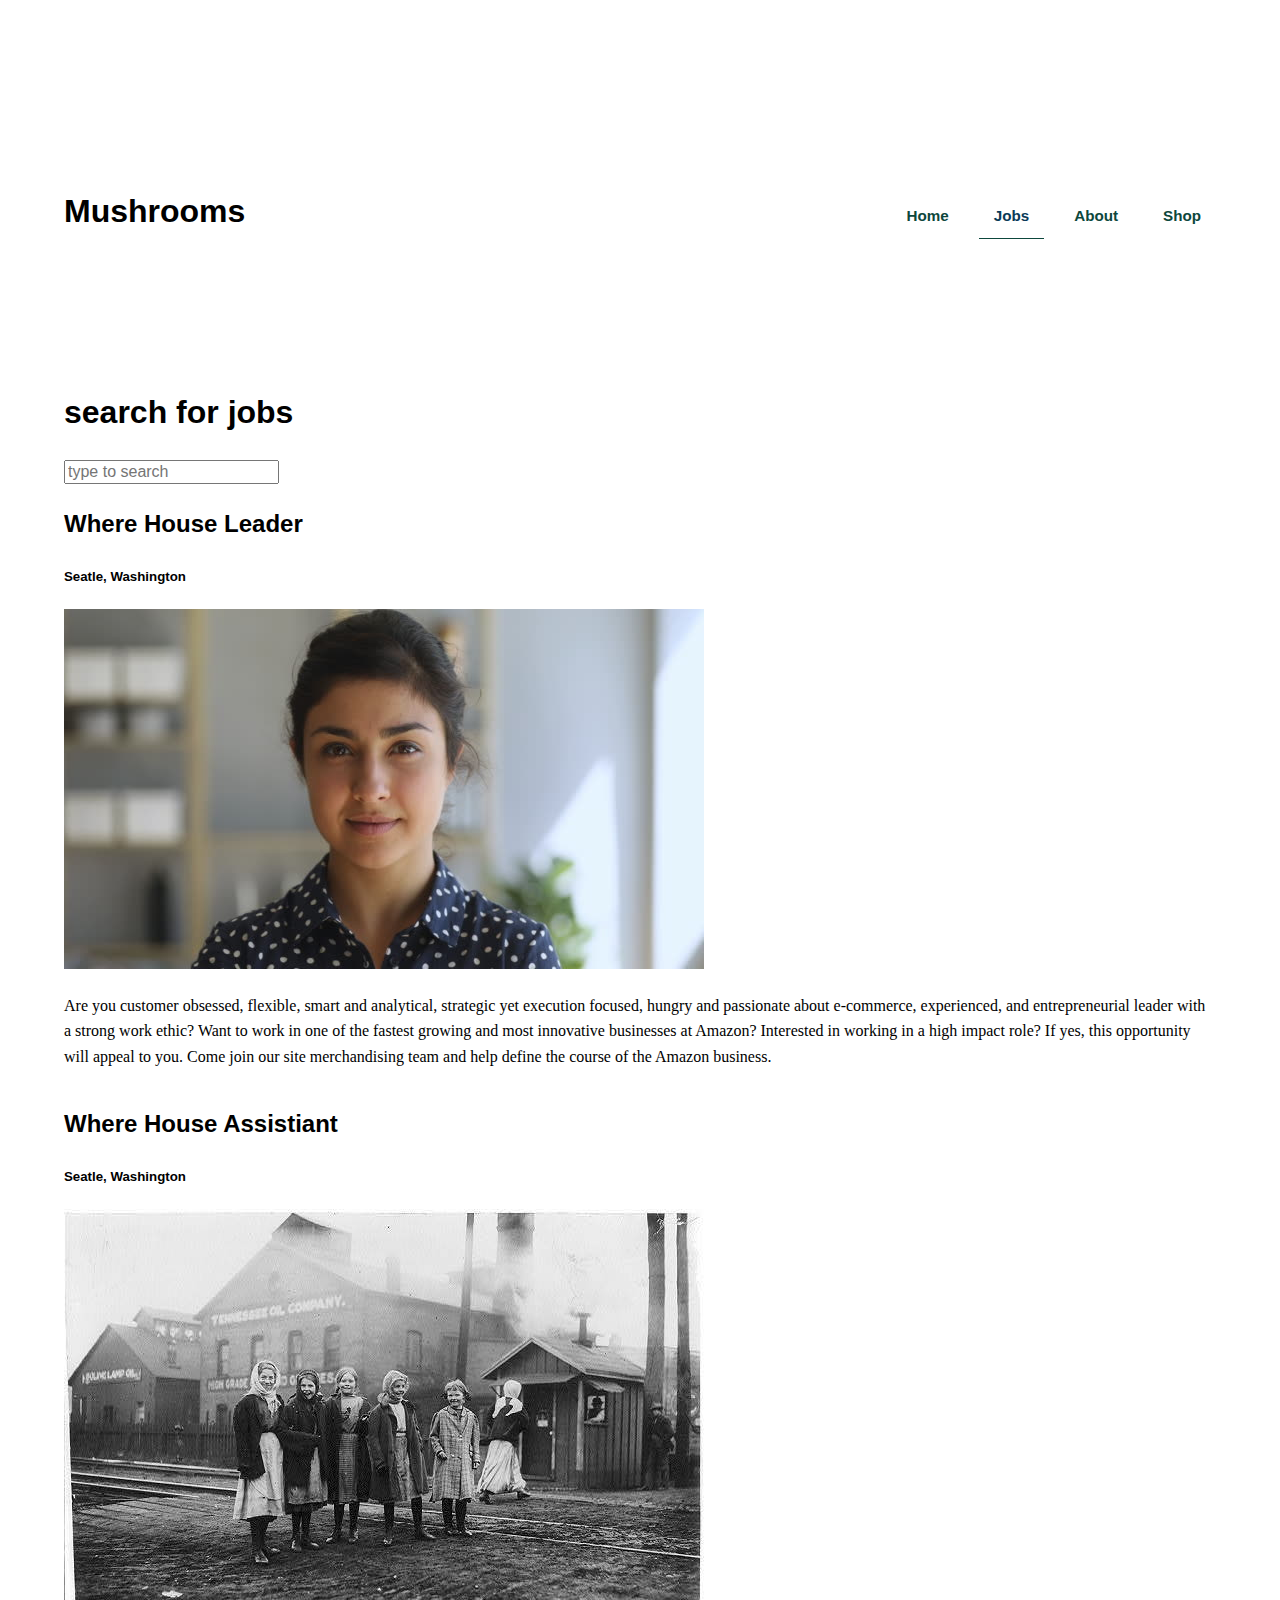
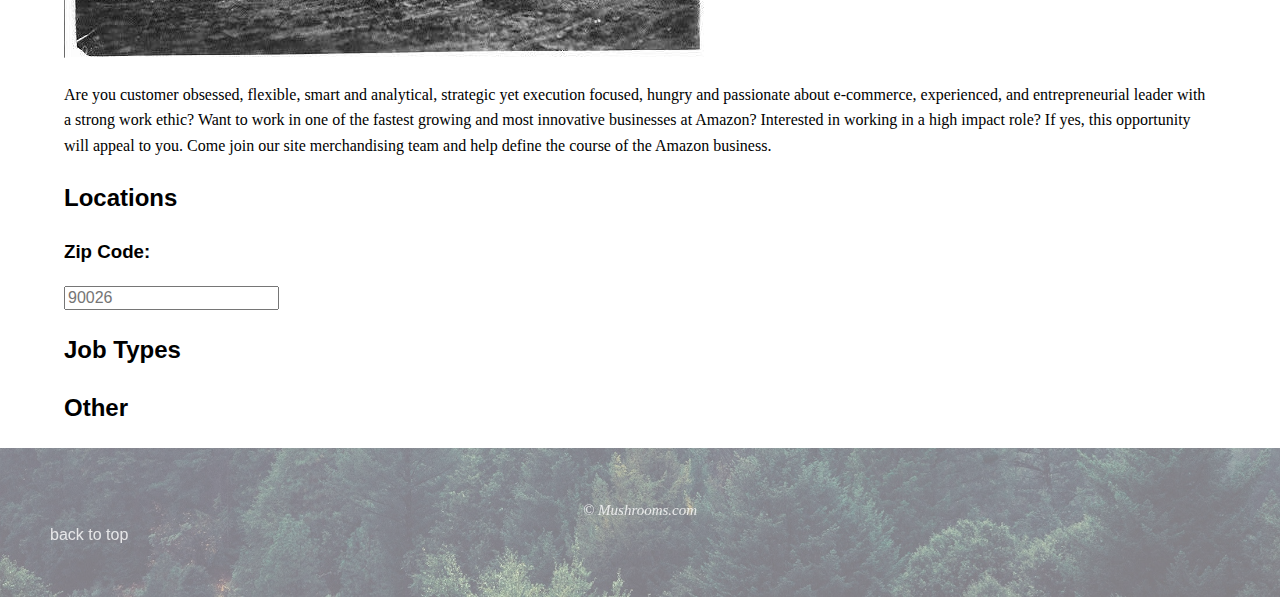
<file: jobs.html>
<!DOCTYPE html>
<html>
  <head>
    <title>Mushrooms</title>
    <link rel="stylesheet" href="normalize.css">
    <link rel="stylesheet" href="style.css">
   <link rel="stylesheet" href="https://use.fontawesome.com/releases/v5.3.1/css/all.css" integrity="sha384-mzrmE5qonljUremFsqc01SB46JvROS7bZs3IO2EmfFsd15uHvIt+Y8vEf7N7fWAU" crossorigin="anonymous">
  </head>
  <body>
    <div class="wrap">
      <header class="main-header clearfix">
        <div class="container">
        <h1 class="title">Mushrooms</h1>
        <img src="logo.png" class="logo" alt="logo"></img>


          <ul class="main-nav">

            <li><a href="shop.html">Shop</a></li>
            <li><a href="about.html">About</a></li>
            <li><a id="current-page" href="#">Jobs</a></li>
            <li><a href="index.html">Home</a></li>
          </ul>
        </div> <!--container -->
        </header>

      <div class="jobs-banner">

                  <h1 class="cover-title"><em>Mushrooms</em></h1>
                  <h2 class="sub-title">Where the magic happens.</h2>

      </div> <!-- banner -->


    <div class="main-content-jobs clearfix container">
      <h1>search for jobs</h1>
      <div class="search-box clearfix">
        <input class="search-text" id="searchText" type="text" value="" placeholder="type to search">
        <a id="search-btn">
           <i class="fas fa-search"></i>
        </a>
      </div> <!--search box -->
      <div class="search-results clearfix">
        <ul class="jobs-container">
          <li class="clearfix">
            <h2>Where House Leader</h2>
            <h5>Seatle, Washington</h5>
              <img src="photos/basic-woman.jpg" alt="basic-woman">

            <p>Are you customer obsessed, flexible, smart and analytical, strategic yet execution focused, hungry and passionate about e-commerce, experienced, and entrepreneurial leader with a strong work ethic? Want to work in one of the fastest growing and most innovative businesses at Amazon? Interested in working in a high impact role? If yes, this opportunity will appeal to you. Come join our site merchandising team and help define the course of the Amazon business.</p>

          </li>

          <li id="wearhouse-job">
            <h2>Where House Assistiant</h2>
            <h5>Seatle, Washington</h5>
            <img src="photos/old-people.jpg" alt="basic-woman">
            <p>Are you customer obsessed, flexible, smart and analytical, strategic yet execution focused, hungry and passionate about e-commerce, experienced, and entrepreneurial leader with a strong work ethic? Want to work in one of the fastest growing and most innovative businesses at Amazon? Interested in working in a high impact role? If yes, this opportunity will appeal to you. Come join our site merchandising team and help define the course of the Amazon business.</p>
          </li>
        </ul> <!--jobs-containers -->

          <ul class="job-properties-container">
            <li id="location-button">
                <h2>Locations</h2>
            </li>
            <div class="drop-down">
                <h3>Zip Code: </h3>
                <input type="text" placeholder="90026">
            </div>
            <li id="job-button">
               <h2>Job Types</h2>
            </li>
            <li class="side-bar-button">
                <h2>Other</h2>
            </li>
          </ul> <!-- job-properties-container -->
      </div> <!-- search-results -->
    </div> <!-- main-content-jobs -->
  </div>  <!-- wrap -->
      <footer class="main-footer">
        <span class="footer-text">&copy; Mushrooms.com</span>
        <a href="#top">back to top</a>
      </footer>
      <script src="javascript.js"></script>
  </body>
</html>
</file>
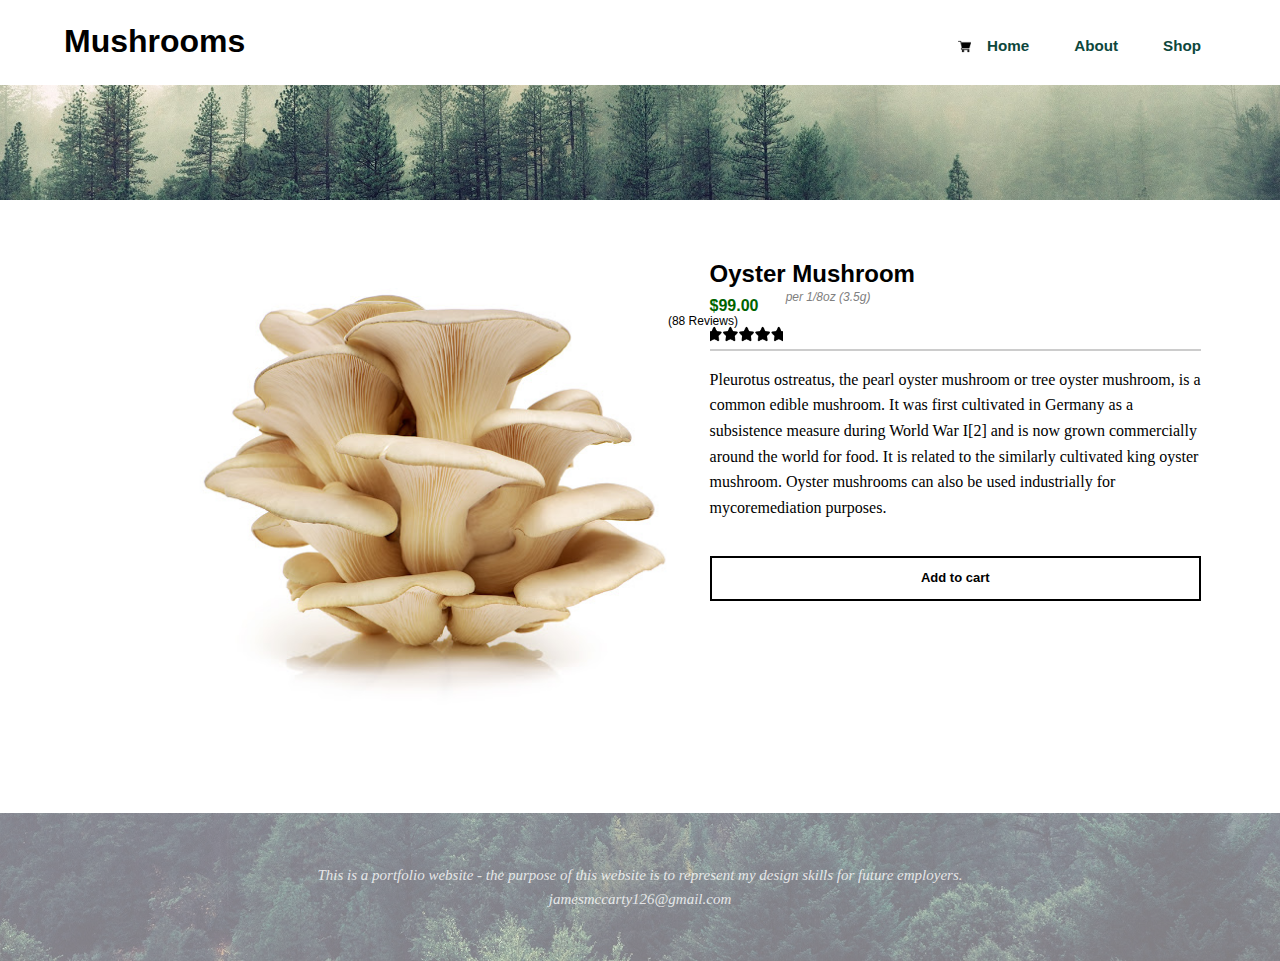
<file: oyster.html>
<!DOCTYPE html>
<html>
  <head>
    <meta name="viewport" content="width=device-width, initial-scale=1, maximum-scale=1">
    <title>Mushrooms</title>
    <link rel="stylesheet" href="normalize.css">
    <link rel="stylesheet" href="style.css">

  </head>
  <body>

    <div class="mobile-pop-up">
      <ul>
        <li><h3 class="x-button" onclick="mobileDropdown()">Back<h3></li>
        <li><a href="index.html">Home</a></li>
        <li><a href="about.html">Learn</a></li>
        <li><a href="shop.html">Shop</a></li>
      </ul>
    </div>

    <div class="wrap">

      <div class="mobile-header">
        <!-- <div class="dropdown-button" onclick="mobileDropdown"> -->
        <!-- </div> -->
        <img src="icons/dropdown.png" onclick="mobileDropdown()">

      </div>


      <header class="main-header clearfix">
        <div class="container">
        <a href="index.html"><h1 class="title">Mushrooms</h1></a>
        <img src="logo.png" class="logo" alt="logo"></img>


          <ul class="main-nav">

            <li class="shopping-cart">
              <a class="shopping-cart-link" href="checkout.html"><img src="icons/supermarket.png"></a>
              <img class="shopping-cart-num" src="icons/one.png" alt="">
            </li>

            <li><a href="shop.html">Shop</a></li>
            <li><a href="about.html">About</a></li>

            <li><a href="index.html">Home</a></li>
          </ul>
        </div> <!--main-header -->
        </header>

      <div class="shop-items-banner">

      </div> <!-- banner -->




    <div class="main-content container">

      <div >
        <ul class="item-details">
          <li><img src="photos/shopping/7.jpg"></li>
          <li class="item-description">
            <div class="item-details-header">
                <h2>Oyster Mushroom</h2>
                <p class="normal-font portmush">$99.00</p>
                <div class="rating-img rating-img-five">

                </div>
              </div>
            <p>Pleurotus ostreatus, the pearl oyster mushroom or tree oyster mushroom, is a common edible mushroom. It was first cultivated in Germany as a subsistence measure during World War I[2] and is now grown commercially around the world for food. It is related to the similarly cultivated king oyster mushroom. Oyster mushrooms can also be used industrially for mycoremediation purposes.</p>
            <a onclick="underConstruction()"><h5 id="enoki">Add to cart</h5></a>
          </li>
        </ul>

      </div>

    </div>
      <footer class="main-footer">
    <span class="footer-text">This is a portfolio website - the purpose of this website is to represent my design skills for future employers.</span>
      <span class="footer-text">jamesmccarty126@gmail.com</span>
      </footer>

          </div>  <!-- wrap -->
        <script src="javascript.js"></script>
  </body>
</html>
</file>
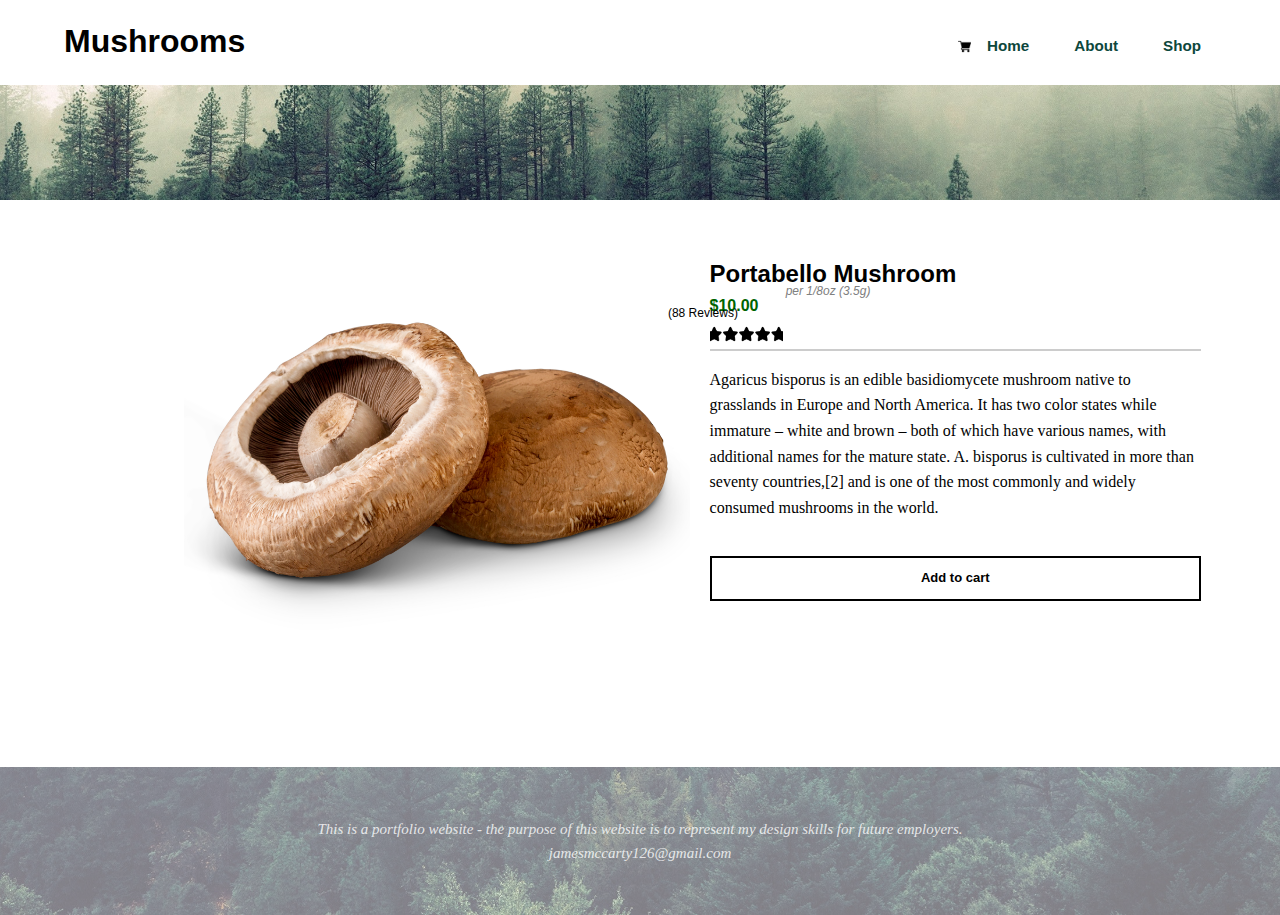
<file: portabello.html>
<!DOCTYPE html>
<html>
  <head>
    <meta name="viewport" content="width=device-width, initial-scale=1, maximum-scale=1">
    <title>Mushrooms</title>
    <link rel="stylesheet" href="normalize.css">
    <link rel="stylesheet" href="style.css">

  </head>
  <body>

    <div class="mobile-pop-up">
      <ul>
        <li><h3 class="x-button" onclick="mobileDropdown()">Back<h3></li>
        <li><a href="index.html">Home</a></li>
        <li><a href="about.html">Learn</a></li>
        <li><a href="shop.html">Shop</a></li>
      </ul>
    </div>

    <div class="wrap">

      <div class="mobile-header">
        <!-- <div class="dropdown-button" onclick="mobileDropdown"> -->
        <!-- </div> -->
        <img src="icons/dropdown.png" onclick="mobileDropdown()">

      </div>


      <header class="main-header clearfix">
        <div class="container">
        <a href="index.html"><h1 class="title">Mushrooms</h1></a>
        <img src="logo.png" class="logo" alt="logo"></img>


          <ul class="main-nav">

            <li class="shopping-cart">
              <a class="shopping-cart-link" href="checkout.html"><img src="icons/supermarket.png"></a>
              <img class="shopping-cart-num" src="icons/one.png" alt="">
            </li>

            <li><a href="shop.html">Shop</a></li>
            <li><a href="about.html">About</a></li>

            <li><a href="index.html">Home</a></li>
          </ul>
        </div> <!--main-header -->
        </header>

      <div class="shop-items-banner">

      </div> <!-- banner -->




    <div class="main-content container">

      <div >
        <ul class="item-details">
          <li><img src="photos/shopping/Portabello.jpg"></li>
          <li class="item-description">
            <div class="item-details-header">
                <h2>Portabello Mushroom</h2>
                <p class="normal-font portmush">$10.00</p>
                <div class="rating-img rating-img-five">

                </div>
              </div>
            <p>Agaricus bisporus is an edible basidiomycete mushroom native to grasslands in Europe and North America. It has two color states while immature – white and brown – both of which have various names, with additional names for the mature state.

A. bisporus is cultivated in more than seventy countries,[2] and is one of the most commonly and widely consumed mushrooms in the world.</p>
            <a onclick="underConstruction()"><h5 id="enoki">Add to cart</h5></a>
          </li>
        </ul>

      </div>

    </div>
      <footer class="main-footer">
<span class="footer-text">This is a portfolio website - the purpose of this website is to represent my design skills for future employers.</span>
      <span class="footer-text">jamesmccarty126@gmail.com</span>
      </footer>
          </div>  <!-- wrap -->
        <script src="javascript.js"></script>
  </body>
</html>
</file>
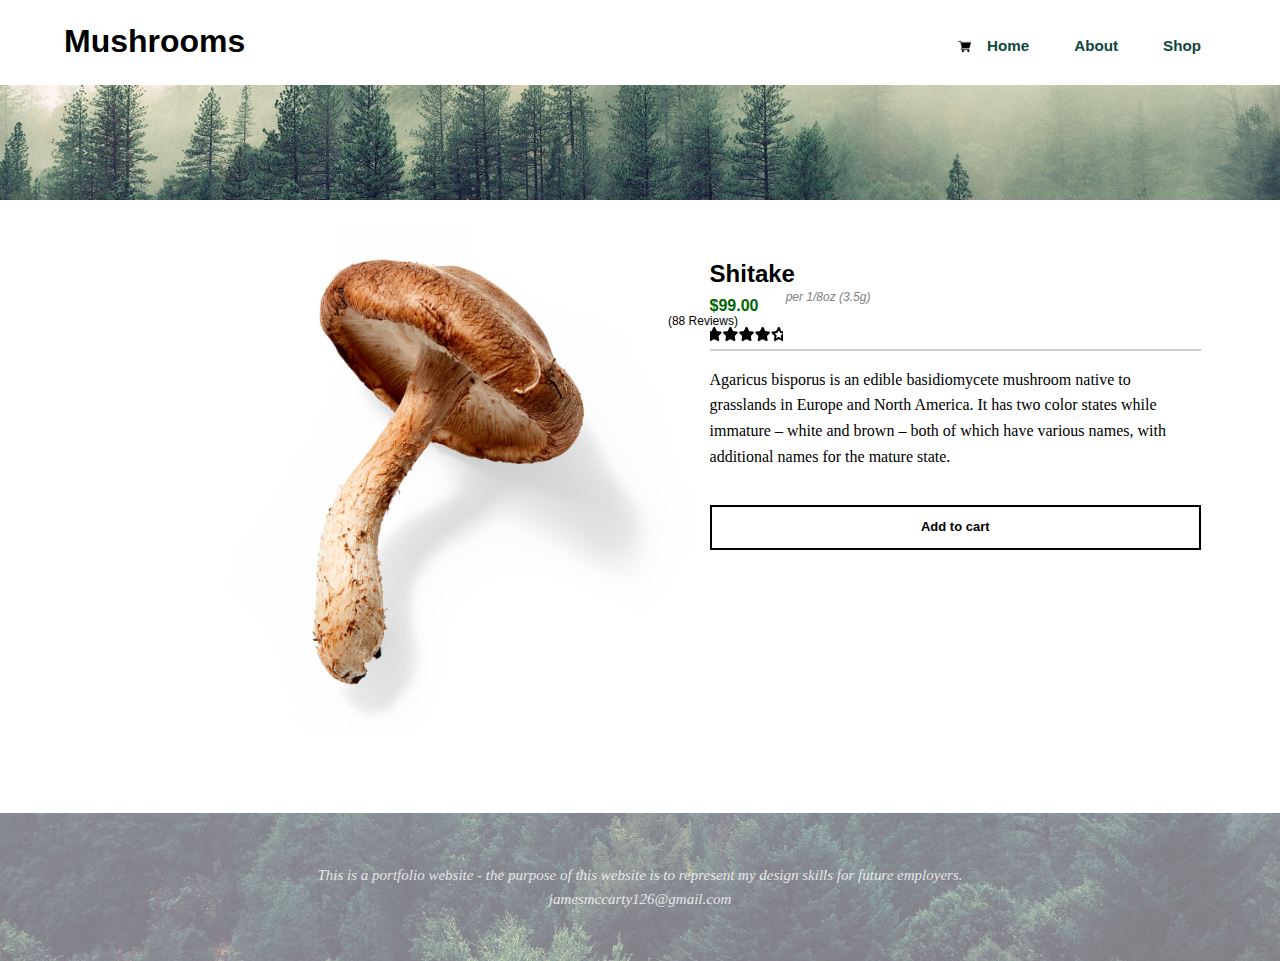
<file: shitake.html>
<!DOCTYPE html>
<html>
  <head>
    <meta name="viewport" content="width=device-width, initial-scale=1, maximum-scale=1">
    <title>Mushrooms</title>
    <link rel="stylesheet" href="normalize.css">
    <link rel="stylesheet" href="style.css">

  </head>
  <body>

    <div class="mobile-pop-up">
      <ul>
        <li><h3 class="x-button" onclick="mobileDropdown()">Back<h3></li>
        <li><a href="index.html">Home</a></li>
        <li><a href="about.html">Learn</a></li>
        <li><a href="shop.html">Shop</a></li>
      </ul>
    </div>

    <div class="wrap">

      <div class="mobile-header">
        <!-- <div class="dropdown-button" onclick="mobileDropdown"> -->
        <!-- </div> -->
        <img src="icons/dropdown.png" onclick="mobileDropdown()">

      </div>

      <header class="main-header clearfix">
        <div class="container">
        <a href="index.html"><h1 class="title">Mushrooms</h1></a>
        <img src="logo.png" class="logo" alt="logo"></img>


          <ul class="main-nav">

            <li class="shopping-cart">
              <a class="shopping-cart-link" href="checkout.html"><img src="icons/supermarket.png"></a>
              <img class="shopping-cart-num" src="icons/one.png" alt="">
            </li>

            <li><a href="shop.html">Shop</a></li>
            <li><a href="about.html">About</a></li>

            <li><a href="index.html">Home</a></li>
          </ul>
        </div> <!--main-header -->
        </header>

      <div class="shop-items-banner">

      </div> <!-- banner -->




    <div class="main-content container">

      <div >
        <ul class="item-details">
          <li><img src="photos/shopping/3.jpg"></li>
          <li class="item-description">
            <div class="item-details-header">
                <h2>Shitake</h2>
                <p class="normal-font">$99.00</p>
                <div class="rating-img rating-img-four">

                </div>
              </div>
            <p>Agaricus bisporus is an edible basidiomycete mushroom native to grasslands in Europe and North America. It has two color states while immature – white and brown – both of which have various names, with additional names for the mature state.</p>
            <a onclick="underConstruction()"><h5 id="enoki">Add to cart</h5></a>
          </li>
        </ul>

      </div>

    </div>
      <footer class="main-footer">
        <span class="footer-text">This is a portfolio website - the purpose of this website is to represent my design skills for future employers.</span>
              <span class="footer-text">jamesmccarty126@gmail.com</span>
      </footer>
          </div>  <!-- wrap -->
        <script src="javascript.js"></script>
  </body>
</html>
</file>
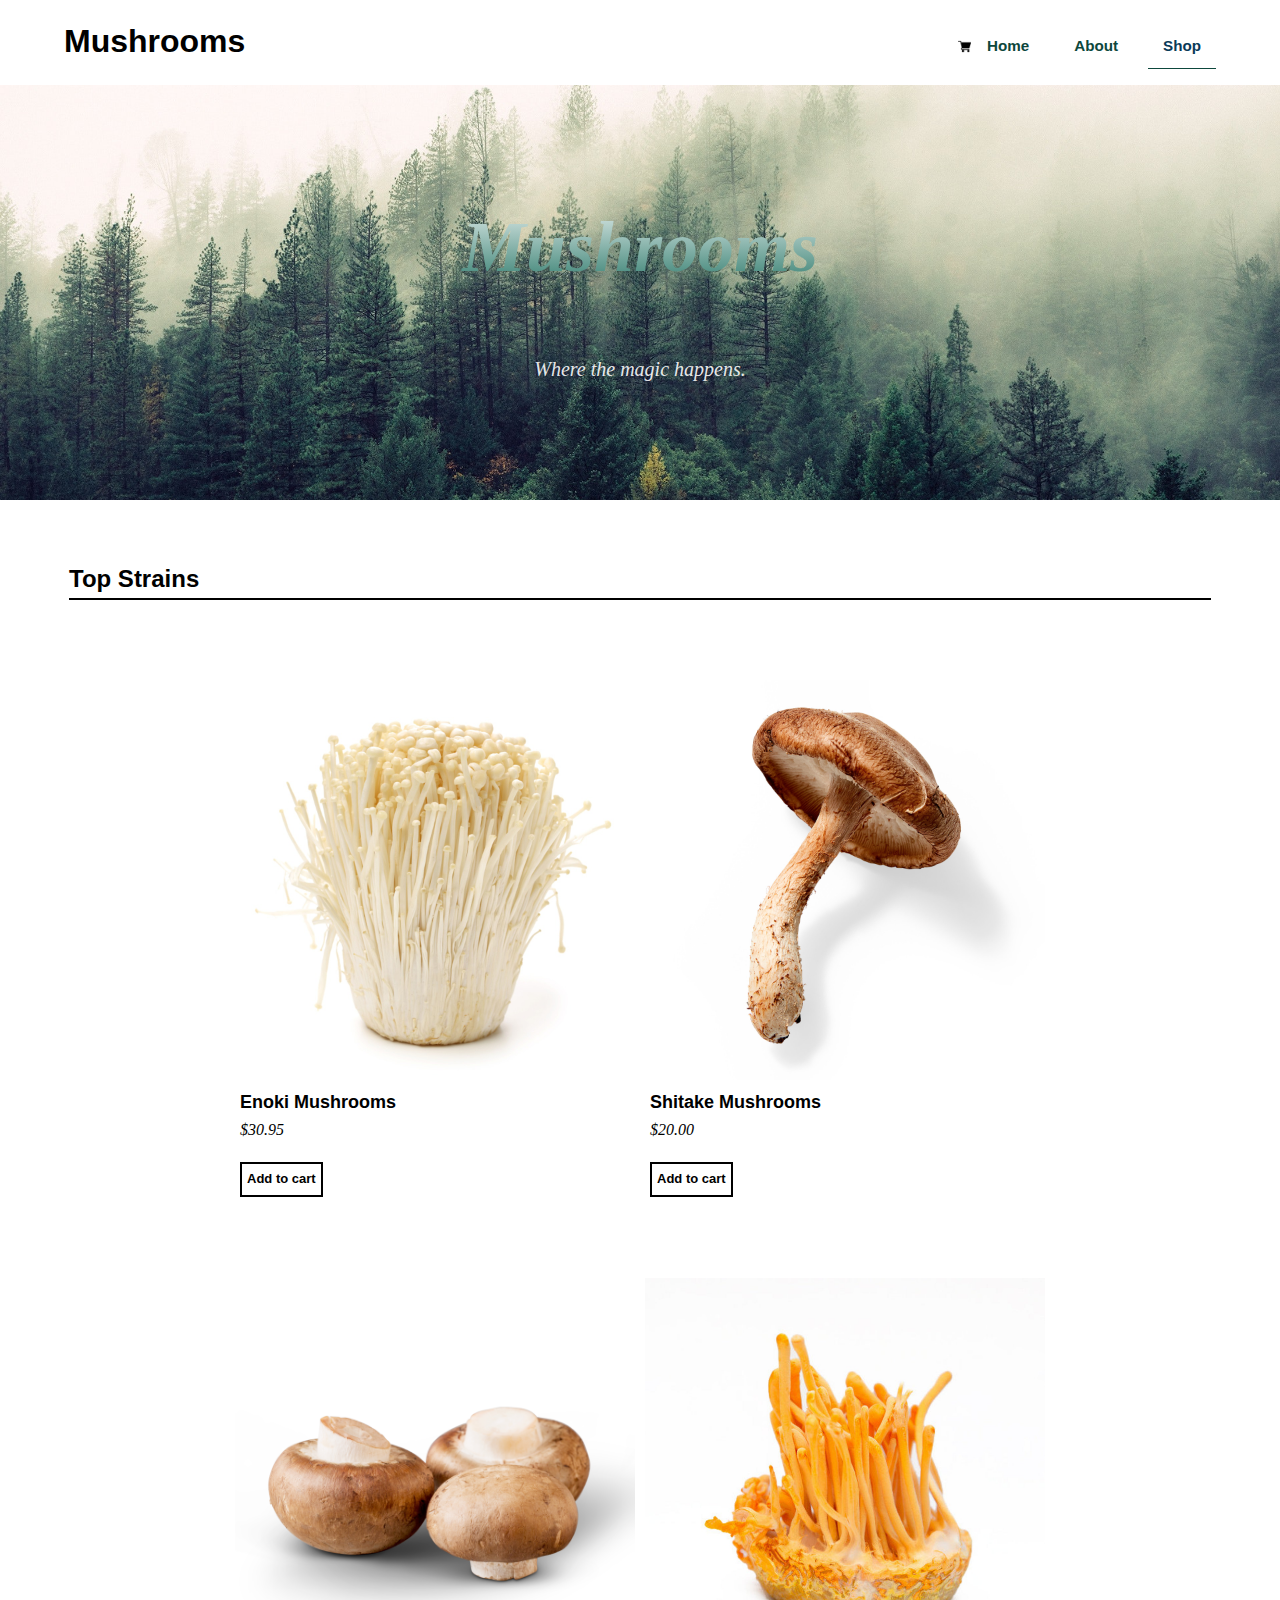
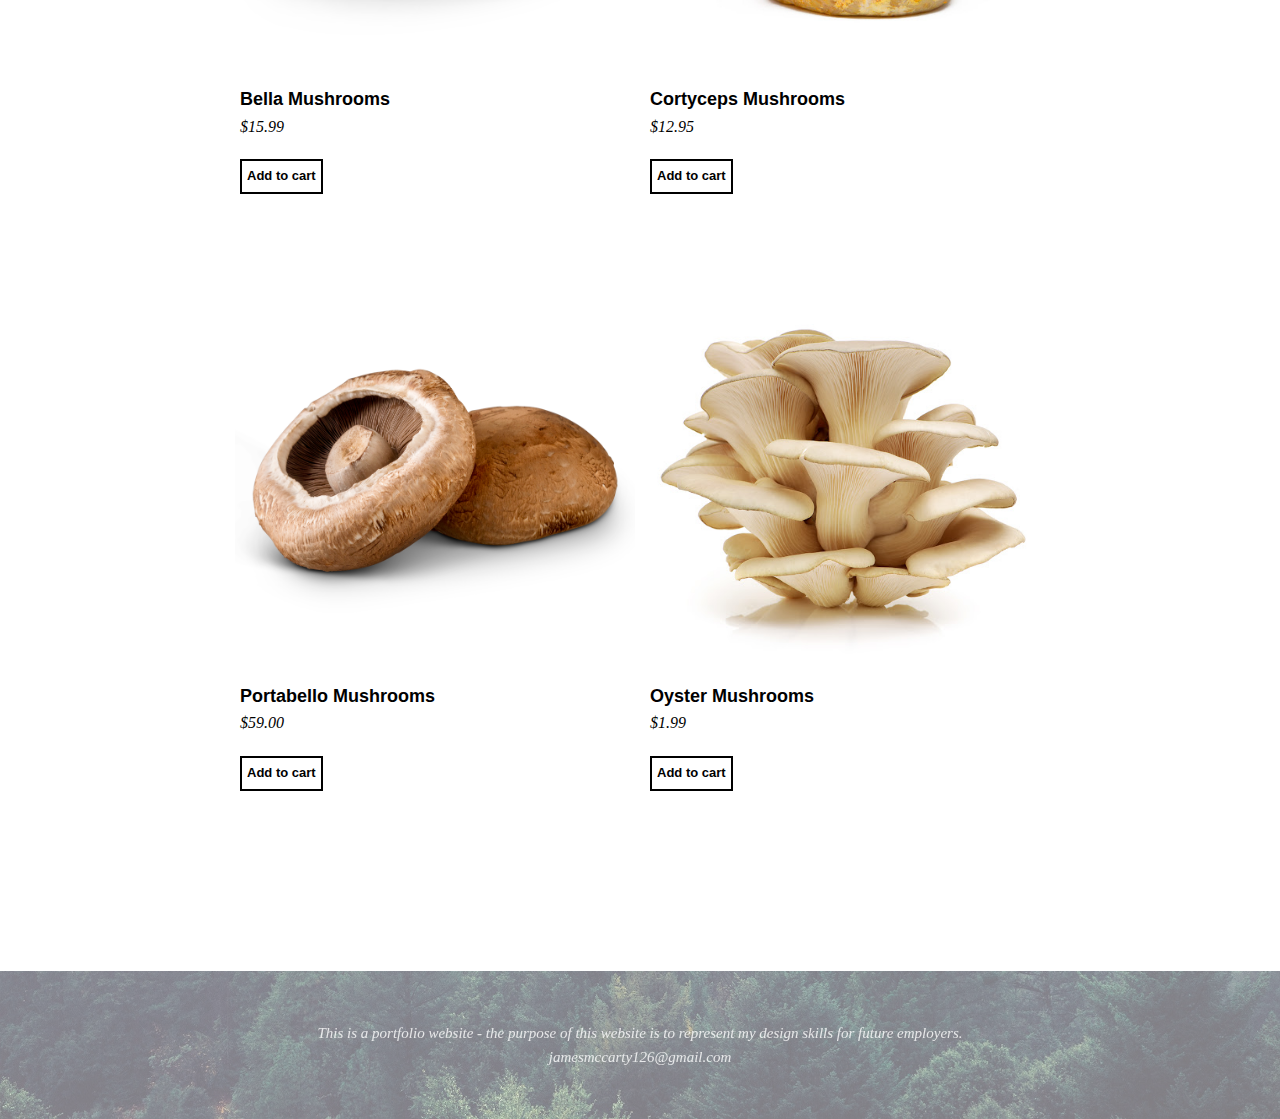
<file: shop.html>
<!DOCTYPE html>
<html>
  <head>
    <meta name="viewport" content="width=device-width, initial-scale=1, maximum-scale=1">
    <title>Mushrooms</title>
    <link rel="stylesheet" href="normalize.css">
    <link rel="stylesheet" href="style.css">

  </head>
  <body>

    <div class="mobile-pop-up">
      <ul>
        <li><h3 class="x-button" onclick="mobileDropdown()">Back<h3></li>
        <li><a href="index.html">Home</a></li>
        <li><a href="about.html">Learn</a></li>
        <li><a href="#">Shop</a></li>
      </ul>
    </div>

    <div class="wrap">

      <div class="mobile-header">
        <!-- <div class="dropdown-button" onclick="mobileDropdown"> -->
        <!-- </div> -->
        <img src="icons/dropdown.png" onclick="mobileDropdown()">

      </div>

      <header class="main-header clearfix">
        <div class="container">
        <a href="index.html"><h1 class="title">Mushrooms</h1></a>
        <img src="logo.png" class="logo" alt="logo"></img>


          <ul class="main-nav">

            <li class="shopping-cart">
              <a class="shopping-cart-link" href="checkout.html">
                <img src="icons/supermarket.png"></a>
                <img class="shopping-cart-num" src="icons/one.png" alt="">
              </li>

            <li><a id="current-page" href="#">Shop</a></li>
            <li><a href="about.html">About</a></li>
            <li><a href="index.html">Home</a></li>
          </ul>
        </div> <!--main-header -->
        </header>

      <div class="shop-banner">
          <!-- <img src="photos/Mushroom-Photo.jpeg" alt="Mushroom Photo" class="header-img"> -->
                  <h1 class="cover-title cover-shopping-title"><em>Mushrooms</em></h1>
                  <h2 class="sub-title">Where the magic happens.</h2>

      </div> <!-- banner -->


    <div class="main-content container">
        <div class="top-strains clearfix">
          <h2>Top Strains</h2>
          <!-- <select id="most" name="most" onchange="selectOrder()">
            <option value="most-expensive">Most Expensive</option>
            <option value="least-expensive">Least Expensive</option>
            <option value="best-sellers">Best Sellers</option>
          </select> -->
          <ul class="strain-img-container" id="shoppingItemsBox">
          <li value="30.95" class="shopItems">
          <a href="enoki.html"><img src="photos/shopping/2.jpg" alt="enoki mushrooms"></a>
            <h4>Enoki Mushrooms</h4>
            <p value="30.95">$30.95</p>
            <h5>Add to cart</h5>
          </li>

          <li value="20.00" class="shopItems">
            <a href="shitake.html"><img src="photos/shopping/3.jpg" alt="Shitake mushrooms"></a>
            <h4>Shitake Mushrooms</h4>
            <p value="20.00">$20.00</p>
            <h5>Add to cart</h5>
          </li>
          <li value="15.99" class="shopItems">
            <a href="babybella.html"><img src="photos/shopping/4.jpg" alt="Bella mushrooms"></a>
            <h4>Bella Mushrooms</h4>
            <p value="15.99">$15.99</p>
            <h5>Add to cart</h5>
          </li>

          <li value="12.95" class="shopItems">
            <a href="cortyceps.html"><img src="photos/shopping/5.jpg" alt="Cortyceps mushrooms"></a>
            <h4>Cortyceps Mushrooms</h4>
            <p value="12.95">$12.95</p>
            <h5>Add to cart</h5>
          </li>

          <li value="58.00" class="shopItems">
            <a href="portabello.html"><img src="photos/shopping/Portabello.jpg" alt="Portabello mushrooms"></a>
            <h4>Portabello Mushrooms</h4>
            <p value="58.00">$59.00</p>
            <h5>Add to cart</h5>
          </li>
          <li value="1.99" class="shopItems">
            <a href="oyster.html"><img src="photos/shopping/7.jpg" alt="Oyster mushrooms"></a>
            <h4>Oyster Mushrooms</h4>
            <p value="1.99">$1.99</p>
            <h5>Add to cart</h5>
          </li>
        </ul>
        </div>
    </div>
      <footer class="main-footer">
        <span class="footer-text">This is a portfolio website - the purpose of this website is to represent my design skills for future employers.</span>
              <span class="footer-text">jamesmccarty126@gmail.com</span>
      </footer>
          </div>  <!-- wrap -->
        <!-- <script src="javaShop.js"></script> -->
        <script src="javascript.js"></script>
  </body>
</html>
</file>
<file: style.css>
* {
  box-sizing: border-box;
  /* cursor: url("icons/circle.png"), auto; */
}

body {
  line-height: 1.6;
}

a {
  color: black;
   text-decoration: none;
}

p {
  font-family: georgia;
}

.space {
  margin: 50px;
}

/* CLASS SELECTORS -------------------------------------------- */

.wrap {
  /* display: none; */
}

.mobile-pop-up {
  margin: 50px auto;
  text-align: center;
  font-size: 90px;
  display: none;
  transition: opacity 1s;
}

.mobile-pop-up ul li {
  margin: 10px;
  margin-top: -30px;
}

.x-button {
  margin: 0;
  font-size: 40px;
}

.mobile-header {
  padding: 10px;
  position: fixed;
  background-color: white;
  width: 100%;
  text-align: center;
  opacity: 0.9;
  z-index: 100000000;
}

/* .dropdown-button {
  padding: 35px;
  position: fixed;
  right: 45%;
  background-color: red;
} */

.mobile-header img {
  width: 10%;
}



.main-header {
  width: 100%;
  background: white;
  z-index: 1000;
  display: none;
}

.logo {
  width: 5%;
  display: none;
}

.shopping-cart {
  position: absolute;
  width: 3.7%;
  padding: 0;
  right: 20%;
  top: 10%;
  margin-top: 2px;
}

.shopping-container {
  position: absolute;
  right: 20%;
  top: 73px;
  background-color: white;
  opacity: 1;
  border-bottom: 1px solid white;
  padding: 5px 50px 200px 50px;
  border-bottom-left-radius: 10px;
  border-bottom-right-radius: 10px;
}

.shopping-container h3 {
  border-bottom: 1px solid #0D473C;
  margin-top: 0;
  color: #0D473C;
}

/* .shopping-cart:hover::after {
  content: "";
  padding: 100px;
  background-color: #0D473C;
  position: absolute;
  right: 20%;
  transition: padding 1s;
} */

.shopping-cart img[src*="supermarket"] {
  width: 100%;
}

.shopping-cart-num {
  position: absolute;
  width: 35%;
  top: 0%;
  right: 0%;
  display: none;
}

.main-nav a,
.title a:not(.title) {
  display: block;
  text-align: center;
  padding: 4px 15px;
}



.main-nav a:not(.title) {
  margin-top: 8px;
	font-size: .95em;
  color: #0D473C;
  font-weight: bolder;
  border-bottom: solid 1px transparent;
}

.main-nav a:not(.shopping-cart-link):hover {
	color: #093a58;
  border-bottom: solid 1px #0D473C;
}



.title {
  text-align: center;
  border-bottom: 2px solid black;
  margin-bottom: 5px;
}

.banner {
  /* background-color: #0D473C; */
  background-image: url("photos/mushroom-close-up.jpg");
  background-position: center;
  background-size: cover;
  text-align: center;
  padding-top: 10em;
  padding-bottom: 5em;
  height: 525px;
}

.container {
  width: 90%;
  margin: 0 auto;
}

.welcome-content {
    max-width: 100%;
    text-align: center;
    /* background: #3B260C; */
    display: block;
    padding: 20px;
    background-color: white;
}
.welcome-content h2 {
    font-weight: bolder;
    font-size: 40px;
}

.cover-title {
  font-family: times;
  font-size: 72px;
  background: -webkit-linear-gradient(white, #0E6655);
  -webkit-background-clip: text;
  -webkit-text-fill-color: transparent;
  margin-top: 50px;
}

.sub-title {
  color: rgba(255,255,255, 0.9);
  font-style: italic;
  font-weight: lighter;
  font-size: 20px;
  font-family: georgia;
}

.strain-btn {
  border: 2px solid black;
  padding: 5px;
  display: inline-block;
  font-family: times;
  font-size: 20px;
}

.strain-btn:hover {
  background: #0E6655;
  border: 2px solid rgba(0, 0, 0, 0);
  color: white;
  justify-content: center;
}

.mushroom-container {
  text-align: center;
  margin: 0 auto;
  max-width: 80%;
}

.scroll-box {
  display: flex;
  flex-direction: column;
  max-width: 100%;
  margin: auto;
  border-bottom: 1px solid grey;
  padding-bottom: 70px;
}

.scroll-box img {
  max-width: 100%;
  max-height: 100%;
}

.scroll-box li {
  width: 90%;
  margin: 2px auto;
}

.scroll-box li:hover {
  box-shadow: 0 0 6px rgba(0, 0, 0, 0.5);
}

.main-content-banner {
  text-align: center;
  width: 100%;
  margin: 0 auto;
  background: linear-gradient(white 5%, #E8E8E8 99%);
  padding: 80px;
}

.main-content-banner h2 {
    font-family: times;
    color: #0E6655;
    font-size: 32px;
    border-bottom: 2px solid #0E6655;
    display: inline-block;
    padding: 0 20px;
}

.img-container {
  text-align: center;
  margin: 0 auto;
  position: relative;
  display: inline-flex;
  flex-direction: row;
  width: 100%;
  justify-content: center;
  padding: 20px;
  background: #E8E8E8;
}

.img-title {
  position: absolute;
  z-index: 50;
  top: 40%;
  right: 50%;
  font-size: 40px;
  width: 20%;
  font-family: times;
  text-transform: capitalize;
  color: white;
  margin: 0;
  pointer-events: none;
}



.fading-name {
  opacity: 0;
  font-family: cursive;
  transition: opacity 0.2s;
}

.scroll-box-item:hover > .fading-name {
  opacity: 1;
    transition: opacity 0.2s;
}

.quote-container {
  max-width: 95%;
  margin: 0 auto;
  margin-top: 50px;
  color: grey;
  font-style: italic;
  border-bottom: 1px solid grey;
  padding-bottom: 50px;
}

.quote-container h4 {
  text-transform: uppercase;
  margin: 10px;
  text-align: center;
}

.quote-container h3 {
  font-size: 28px;
  line-height: normal;
  max-width: 80%;
  margin: 0 auto;
  font-weight: 300;
}

.learn-container {
  margin: 70px auto 0;
}

.learn-flex {
  display: flex;
  max-width: 100%;
  flex-direction: column;
  margin: 0 auto;
  justify-content: space-around;
  margin-bottom: 30px;
}

.learn-flex li {
  margin: 10px;
  text-align: center;
}

.learn-flex li:nth-child(2) {
  max-width: 60%;
  text-align: center;
  align-self: center;
}

.learn-flex li:nth-child(2) h2 {
  font-size: 50px;
  margin: 0;
  text-align: center;
}

.learn-flex li:nth-child(2) h3 {
  font-weight: 100;
  font-style: italic;
  color: grey;
  width: 100%;
  font-size: 10px;
}

.learn-flex li:nth-child(2) p {
    border-bottom: 1px solid black;
    color: black;
    padding: 8px 5px;
    width: 100%;
    margin: 0 auto;
    /* margin-bottom: 30px; */
    /* border-radius: 5px; */
}

.learn-flex li:nth-child(2) p:hover {
      color: green;
      cursor: pointer;
}


.learn-flex img {
  max-width: 60%;
  text-align: center;
  margin: 0 auto;
}




.main-footer {
  padding: 10px;
  background-image: url("photos/forest-fog.jpg");
  background-repeat: no-repeat;
  background-size: cover;
  background-position: bottom;
  opacity: 0.5;
  /* color: white; */
  /* display: flex;
  justify-content: space-between; */
}

.main-footer a {
  color: rgba(255,255,255, 0.8);
}

.footer-text {
  display: block;
  vertical-align: bottom;
  color: rgba(255, 255, 255, 0.8);
  font-family: times;
  font-style: italic;
  font-weight: lighter;
  text-align: center;
  font-size: 10px;
}


.clearfix::after {
  content: " ";
  display: table;
  clear: both;

}

/* ABOUT -------------------------------------------------------------- */

.about-content {
  margin: 0 auto;
  max-width: 85%;
}

.about-banner {
  /* background-image: url("photos/leaves.jpg"); */
  background-image: url("photos/forest-fog.jpg");
  background-position: center;
  background-size: cover;
  text-align: center;
  /* margin-top: 10em; */
  padding-top: 5em;
  padding-bottom: 3em;
  margin-bottom: 60px;
  height: 100vh;
  position: relative;
}

.about-banner h1 {
  text-align: center;
  font-size: 5em;
  color: white;
  margin-top: 2.8em;
}


.about-intro {
  max-width: 95%;
  margin: 0 auto;
}

.about-intro h3 {
      margin-top: 30px;
      text-align: center;
      font-size: 30px;
      border-bottom: 2px solid rgba(0, 0, 0, 0.1);
}

.about-intro h2 {

  font-family: sans-serif;
  font-weight: bolder;
  font-size: 80px;
  text-align: center;
  text-transform: uppercase;
        margin-top: 150px;
        margin-bottom: 10px;
        font-style: italic;
}

.about-intro h4 {
    text-align: center;
      font-size: 20px;
      font-family: times;
      text-transform: uppercase;
      font-weight: bolder;
        color: #0E6655;
        opacity: 0.7;
        border-bottom: 1px solid grey;
        width: 100%;
        margin: 100px auto 0;
}

.about-intro p {
  max-width: 80%;
  margin: 20px auto;
  font-family: serif;
  font-weight: 200;
  font-style: italic;
  color: grey;
  padding-bottom: 10px;
  /* margin-bottom: 150px; */
  text-align: center;
}


.float-paragraph {
  float: left;
  max-width: 40%;
  margin-left: 20px;
  padding: 0 40px;
}

.about-img {
  max-width: 50%;
  display: inline-block;
  background-color: darkgrey;
  padding: 20px;
  border-radius: 5%;
}

.h1-banner h1 {
  text-align: center;
  padding-top: 50px;
  font-style: italic;

}

.bg-photo {
  margin: 0 auto;
  text-align: center;
}

.bg-photo img {
    width: 40%;
    height: 40%;
}


#aboutContainer {
  max-width: 80%;
  text-align: center;
  margin: 50px auto 100px;
}

#aboutContainer li {
margin: 10px auto;
padding: 30px;
  box-shadow: 0 0 6px rgba(0, 0, 0, 0.5);
      border: 1px solid transparent;
}

#aboutContainer li:hover {
    border: 1px solid green;
}

#aboutContainer p {
    font-family: sans-serif;
    font-weight: bold;
    margin-bottom: 0;
    font-size: 17px;
}

.mushroom-container {
  margin: 0 auto;
  width: 100%;
}

.about-main {
  max-width: 100%;
  /* text-align: center; */
  margin: 0 auto;
  margin-bottom: 20px;
  padding: 0 20px;
}


.about-main h2 {
  margin: 0;
  /* border-left: 1px solid black; */
  padding: 0 20px;
  line-height: normal;
  font-family: sans-serif;
  font-weight: 200;
  font-size: 20px;
  color: grey;
}

.catagories-container {
  display: flex;
  flex-direction: column;
  padding-top: 60px;
}

.mind-head {
  display: flex;
  flex-direction: column;
      padding-top: 80px;
}

.mind-description-container {
  max-width: 95%;
  margin: auto;
  display: flex;
  flex-direction: column;
}

.mind-description-container img {
  max-width: 45%;
  margin: 0 auto;
}

.mind-description-container h2 {
    text-align: center;
    background-color: pink;
    color: white;
    font-family: times;
    font-size: 3em;
}

.mind-description-container p {
  color: grey;
  font-style: italic;
  font-size: 1em;
}

.mind-head-top {
  text-align: center;

}

.mind-head-top img {
  max-width: 55%;
}

.mind-head-top h2 {
  font-family: sans-serif;
  font-weight: 200;
  font-size: 3em;
  letter-spacing: 10px;
  text-transform: uppercase;
}

.mind-head-top p {
  max-width: 80%;
  margin: 20px auto;
  font-family: serif;
  font-weight: 200;
  font-style: italic;
  color: grey;
  padding-bottom: 10px;
  border-bottom: 1px solid grey;
}

.mind-chart {
  height: 200px;
  width: 100%;
  margin: 10px 0;
  margin: 0 auto;
  display: flex;
  flex-direction: column;
    font-size: 0.8em;
  /* border: 1px solid black; */
}

.mind-chart h3 {
  font-weight: 300;
  font-family: georgia;
  text-align: center;
  margin-bottom: 10px;
  margin-top: 0;
  font-size: 15px;
  color: black;
  font-style: italic;
}

.stats {
  display: flex;
  flex-direction: row;
  justify-content: center;
  position: relative;
}



.stats p {
    margin: 0 5px;
    font-family: sans-serif;
    font-weight: 200;
}

.stats-enoki p:hover {
  color: #D87676;
}

.stats-enoki p:hover::after {
    content: "";
    background-image: url("photos/shopping/2.jpg");
    background-position: center;
    background-size: contain;
    background-repeat: no-repeat;
    width: 100px;
    height: 100px;
    position: absolute;
    right: 79%;
    top: -110px;
    z-index: 1000;
    pointer-events: none;
    border-radius: 50%;
}

.stats-oyster p:hover::after {
  content: "";
  background-image: url("photos/shopping/7.jpg");
  background-position: center;
  background-size: contain;
  background-repeat: no-repeat;
  width: 100px;
  height: 100px;
  position: absolute;
  right: 79%;
  top: -110px;
  z-index: 1000;
  pointer-events: none;
  border-radius: 50%;
}

.stats-bella p:hover::after {
  content: "";
  background-image: url("photos/shopping/4.jpg");
  background-position: center;
  background-size: contain;
  background-repeat: no-repeat;
  width: 100px;
  height: 100px;
  position: absolute;
  right: 79%;
  top: -110px;
  z-index: 1000;
  pointer-events: none;
  border-radius: 50%;
}



.stats p {
    margin: 0 5px;
    font-family: sans-serif;
    font-weight: 200;
}

.stats p:hover {
  color: #D87676;
}

.stats-portabello p:hover::after {
    content: "";
    background-image: url("photos/shopping/Portabello.jpg");
    background-position: center;
    background-size: contain;
    background-repeat: no-repeat;
    width: 100px;
    height: 100px;
    position: absolute;
    right: 79%;
    top: -110px;
    z-index: 1000;
    pointer-events: none;
    border-radius: 50%;

}

.stats-cordyceps p:hover::after {
    content: "";
    background-image: url("photos/shopping/5.jpg");
    background-position: center;
    background-size: contain;
    background-repeat: no-repeat;
    width: 100px;
    height: 100px;
    position: absolute;
    right: 79%;
    top: -110px;
    z-index: 1000;
    pointer-events: none;
    border-radius: 50%;


}

.stats-shitake p:hover::after {
    content: "";
    background-image: url("photos/shopping/3.jpg");
    background-position: center;
    background-size: contain;
    background-repeat: no-repeat;
    width: 100px;
    height: 100px;
    position: absolute;
    right: 79%;
    top: -110px;
    z-index: 1000;
    pointer-events: none;
    border-radius: 50%;

}

/* COLORS **************************************************************************** */

.highlight {
  color: #D87676;
}

.grey-border p:hover::after {
    border: 2px solid lightgrey;
}

.red-border p:hover::after {
      border: 2px solid #D87676;
}

.pink-border p:hover::after {
      border: 2px solid #FDB3B3;
}

.green-border p:hover::after {
      border: 2px solid #9CDFA4;
}

/* COLORED RECTANGLES */

.grey-rec {
  background-color: lightblue;
  width: 70%;
  height: 20px;
  border-radius: 10px;
  align-self: flex-end;
  margin: 3px;

}

.darkred-rec {
    background-color: #D87676;

}

.lightred-rec {
      background-color: #824040;

}

.darkblue-rec {
    background-color: #3B839B;
}

.darkpink-rec {
  background-color: #F18585;
}

.lightpink-rec {
  background-color: #FDB3B3;
}

.darkgreen-rec {
    background-color: #68C173;
}

.lightgreen-rec {
    background-color: #9CDFA4;
}

.rec {
  height: 20px;
  border-radius: 10px;
  align-self: flex-end;

}

.rec p {
  color: white;
  text-align: center;
  font-weight: bolder;
}

.rec-20 {
    width: 20%;
}

.rec-40 {
  width: 40%;
}

.rec-50 {
    width: 50%;
}

.rec-60 {
      width: 60%;
}

.rec-70 {
    width: 70%;
}

.rec-90 {
      width: 90%;
}



.custom-icon {
  width: 20%;
}





/* SHOP -------------------------------------------------------------- */

.shop-banner {
  background-image: url("photos/forest-fog.jpg");
  background-position: center;
  background-size: cover;
  text-align: center;
  padding-top: 10em;
  padding-bottom: 5em;
  margin-bottom: 60px;
  height: 830px;
  position: relative;
  display: none;
}

.top-strains h2 {
  border-bottom: 2px solid black;
  padding-top: 75px;
  margin: 0;
}

.top-strains select {
    float: right;
    background-color: lightgrey;
    border: none;
    border-radius: 5px;
    color: white;
    font-family: sans-serif;
    font-size: 16px;
    padding: 5px;
}

.top-strains select:focus {
  border-bottom: 2px solid blue;
}

.cover-shopping-title {
    margin-top: 215px;
  }


.strain-img-container {
  display: flex;
  flex-direction: row;
  justify-content: center;
  margin-bottom: 100px;
  flex-wrap: wrap;
  margin-top: 80px;
  text-align: center;
}

.strain-img-container li {
  margin-bottom: 80px;
}

  .strain-img-container img {
    /* width: 400px; */
    /* height: 400px; */
    max-width: 90%;
    object-fit: contain;
    margin: 0 5px;
  }

  .strain-img-container img:hover {
     cursor: pointer;
     box-shadow: 0 0 6px rgba(0, 0, 0, 0.5);
  }


  .strain-img-container h4,
  .strain-img-container h5 {
    font-weight: bold;
    text-align: left;
    margin: 0;
    margin-left: 10px;
    font-size: 18px;
  }



  .strain-img-container h5 {
      font-size: 13px;
      display: inline-block;
      border: 2px solid black;
      padding: 5px;
      margin-top: 20px;
  }
  .strain-img-container h5:hover {
      background: #0C4036;
      color: white;
      border: 2px solid rgba(0,0,0,0);
      cursor: pointer;
  }

  .strain-img-container p {
    font-style: italic;
    text-align: left;
    margin: 0;
    margin-left: 10px;
  }

  /* SHOP ITEMS STYLE ***********************************************/

  .shop-items-banner {
    background-image: url("photos/forest-fog.jpg");
    background-position: center;
    background-size: cover;
    text-align: center;
    padding-top: 20px;
    padding-bottom: 20px;
    margin-bottom: 20px;
    height: 200px;
    display: none;
  }

  .item-details-header {
    border-bottom: 2px solid rgba(0, 0, 0, 0.2);
    margin: 0;
  }

  .item-details-header h2 {
    margin-bottom: 0;
  }
  .item-details-header p {
  margin: 0;
  color: darkgreen;
  font-weight: bold;
  }

  .normal-font::after {
    content: "per 1/8oz (3.5g)";
    position: absolute;
    right: 48%;
    top: 65%;
    font-size: 12px;
    color: grey;
    font-weight: lighter;
    font-style: italic;
  }

.rating-img {
  background-image: url("icons/5.png");
  background-repeat: no-repeat;
  background-size: 80px;
  background-position: center;
  width: 15%;
  height: 0%;
  padding: 15px 50px 15px 0px;
}

.rating-img::after {
  content: "(88 Reviews)";
  position: absolute;
  right: 50%;
  top: 69.2%;
  font-size: 12px;
}

  .item-details {
    display: flex;
    flex-direction: column;
    max-width: 90%;
    margin: 0 auto 70px;
    padding-top: 100px;
  }

  .item-details li {
    width: 70%;
    margin: 5px auto;
  }

  .item-details img {
    max-width: 100%;
  }

  .item-details h5 {

        font-size: 13px;
        display: inline-block;
        border: 2px solid black;
        padding: 10px;
        margin-top: 20px;
        float: right;
        width: 100%;
        text-align: center;
  }

  .item-details h5:hover {
        color: white;
    background: #0C4036;
    border: 2px solid rgba(0,0,0,0);
    cursor: pointer;
  }

  .item-details h5:hover > a {
    color: white;
  }

  .item-description {
    padding: 10px;
  }

  .normal-font {
    font-family: sans-serif;
  }

  /* ALL MUSHROOMS*****************************************************************************/
  .rating-img-three {
      background-image: url("icons/3.png");
  }

  .rating-img-three::after {
    content: "(2 Reviews)";
    position: absolute;
    right: 41.5%;
    top: 17.6%;
    font-size: 12px;
  }

  .rating-img-four {
    background-image: url("icons/4.png");
  }

  .rating-img-four::after {
    content: "(12 Reviews)";
    position: absolute;
    right: 41.5%;
    top: 17.6%;
    font-size: 12px;
  }

  .rating-img-five::after {
    content: "(430 Reviews)";
    position: absolute;
    right: 41.2%;
    top: 19.3%;
    font-size: 12px;
  }

  .portmush::after {
    content: "per 1/8oz (3.5g)";
    position: absolute;
    right: 43%;
    top: 13.8%;
    font-size: 12px;
    color: grey;
    font-weight: lighter;
    font-style: italic;
  }


    /* CHECKOUT STYLE ***********************************************/

    .coming-soon-container {
      text-align: center;
    }

    .coming-soon-container h2 {
      text-align: center;
      margin-top: 50px;
      font-size: 2.2em;
    }

    .coming-soon-container img {
      max-width: 15%;
      margin: 50px auto;
      text-align: center;
    }

    .coming-soon-container h3 {
      color: grey;
      font-family: times;
      max-width: 35%;
      text-align: center;
      margin: 0 auto;
      margin-bottom: 50px;
    }


    .checkout-banner {
      background-image: url("photos/forest-fog.jpg");
      background-position: center;
      background-size: cover;
      text-align: center;
      padding-top: 20px;
      padding-bottom: 20px;
      margin-bottom: 20px;
      height: 150px;
    }

    .unselectable {
      -webkit-touch-callout: none; /* iOS Safari */
   -webkit-user-select: none; /* Safari */
    -khtml-user-select: none; /* Konqueror HTML */
      -moz-user-select: none; /* Old versions of Firefox */
       -ms-user-select: none; /* Internet Explorer/Edge */
           user-select: none; /* Non-prefixed version, currently
                                 supported by Chrome, Edge, Opera and Firefox */
    }

    .remove {
      background-color: white;
      border: 2px solid black;
      float: right;
      margin-top: 8px;
      font-size: 0.9em;
      font-family: times;
      padding: 5px 10px;
    }

    .remove:hover {
      background-color: #5B5B5B;
      color: white;
      border: 2px solid rgba(0, 0, 0, 0);
    }

  #checkoutBox {
    margin: 20px;
    width: 35%;
    /* background-color: rgba(0, 0, 0, 0.1); */
    box-shadow: 0px 0 5px 0.5px grey;
    padding: 10px;
    color: #5B5B5B;
  }

    #checkoutBox h2 {
      border-bottom: 1px solid grey;
      font-size: 20px;
      color: #2C2C2C;
    }
    #checkoutBox h3,
    #checkoutBox h4 {
      font-size: 15px;
    }



    #checkoutBox h3 {
      float: right;
      margin-bottom: 0;
      color: #2C2C2C;
    }

    .checkout-img {
      width: 20%;
      align-self: center;
      float: left;
    }

    .checkout-img {
      cursor: pointer;
    }

    .order-box {
      padding: 2px;
      border-bottom: 2px solid grey;
    }

    .checkout-details {

      margin: 0;
      float: right;
      text-align: right;
    }

    /* .checkout-details div {
      width: 45%;
      text-align: right;
      float: right;
      padding: 15px 0px;
    } */

    .checkout-details h2 {
      margin-bottom: 0;
      margin-top: 0;
      text-align: right;
    }
    .checkout-details p {
    margin: 0;
    margin-right: 100px;
    color: darkgreen;
    font-weight: bold;
    text-align: right;
    }

    .checkout-box {
      border-bottom: 2px solid rgba(0, 0, 0, 0.2);
      margin: 0;
      display: flex;
      flex-direction: column;
      flex-wrap: wrap;
    }

    .checkout-box h4:nth-last-child(1) {
      margin-bottom: 10px;
    }

    .checkout-box h2 {
      margin-bottom: 0;
            border-bottom: 1px solid grey;
    }

    .checkout-box h4 {
      margin: 0;
    }

    .checkout-box p {
    color: darkgreen;
    font-weight: bold;
    float: right;
    }

    .rating-img-checkout {
      background-image: url("icons/5.png");
      background-repeat: no-repeat;
      background-size: 80px;
      background-position: center;
      margin-left: 30px;
      width: 45%;
      text-align: right;
      /* float: right; */
      padding: 15px 0px;
    }

    .rating-img-checkout::after {
      content: "(88 Reviews)";
      position: absolute;
      right: 42.6%;
      top: 36%;
      font-size: 12px;
    }

    .checkout-price::after {
      content: "per 1/8oz (3.5g)";
      position: absolute;
      right: 43%;
      top: 29.8%;
      font-size: 40px;
      color: grey;
      font-weight: lighter;
      font-style: italic;
    }

    .button-group {
      padding: 0;
      display: flex;
      flex-direction: row;
      background-color: lightgrey;
      justify-content: space-around;
      border-radius: 5px;
      width: 100px;
      margin-left: auto;
      margin-top: 12px;
    }

    .button-group p {
      margin: 0;
      color: white;
      text-align: center;
      padding: 5px 0;
    }


        .button-group p:not(.quantity) {
          width: 50%;
        }

    .button-group p:not(.quantity):hover {
      background-color: black;
      border-radius: 2px;
      cursor: pointer;
    }

    .quantity {
      font-family: sans-serif;
      color: black;
      background-color: darkgrey;
      width: 100%;
      height: 100%;
      text-align: center;
      /* position: absolute;
      top: 45%;
      right: 37%; */
    }



    /* MEDIA QUERIES -------------------------------------------------------------- */

    @media (min-width: 600px) {


      .mobile-header {
        display: none;
        z-index: 100000000;
      }
      .container {
        max-width: 90%;
        margin: 0 auto;
        position: relative;
      }

      .main-nav a,
      .title a {
        display: block;
        text-align: center;
        padding: 10px 15px;
      }

      .title {
        float: left;
        margin: 0;
        border-bottom: 2px solid transparent;
      }

      .main-nav li {
        float: right;
        display: inline-block;
        margin-left: 15px;

      }

      .main-nav a {
      	font-size: 1.1em;
      }

      .main-nav {
        margin-top: 0;
      }


      .main-header {
          position: fixed;
          padding-top: 1em;
          padding-bottom: 1em;
          display: block;
      }

      .welcome-content {
        padding: 100px;
      }

      .banner {
        padding-top: 9em;
        padding-bottom: 5em;
          height: 825px;
      }

      .cover-title {
        margin-top: 170px;
      }

      .logo {
          float: left;
      }

      #current-page {
        color: #093a58;
        border-bottom: solid 1px #0D473C;
      }

      .learn-flex li:nth-child(2) h3 {
        font-weight: 200;
        font-style: italic;
        color: grey;
          font-size: 17px;
      }

      .learn-flex {
        max-width: 80%;
        flex-direction: row-reverse;
        margin-bottom: 0;
      }

      .learn-flex li {
        margin: 30px;
      }


      .learn-flex li:nth-child(2) {
        max-width: 30%;
      }

      .learn-flex li:nth-child(2) p {
        width: 30%;
        border-bottom: 2px solid black;
      }

      .learn-flex li:nth-child(2) h2 {
        font-size: 40px;
      }

            .learn-flex img {
              max-width: 80%;
            }

      .about-banner {
        /* background-image: url("photos/leaves.jpg"); */
        background-image: url("photos/forest-fog.jpg");
        background-position: center;
        background-size: cover;
        text-align: center;
        padding-top: 10em;
        padding-bottom: 5em;
        margin-bottom: 60px;
        height: 830px;
        position: relative;
      }

      .about-banner h1 {
        text-align: center;
        margin-top: 200px;
        font-size: 5em;
        color: white;
      }

      #aboutContainer {
        max-width: 95%;
      }

      .scroll-box li {
        width: 400px;
      }

      .scroll-box {
        max-width: 70%;
        flex-direction: row;
      }

      .quote-container {
        max-width: 60%;
      }

      .quote-container h3 {
        font-size: 35px;
      }

      .about-intro h4 {
        font-size: 30px;
        width: 60%;
      }

      .about-banner {
          height: 400px;
      }

      .about-banner h1 {
        text-align: center;
        font-size: 5em;
        color: white;
        margin-top: 0.42em;
      }


      .about-intro {
        max-width: 80%;
      }

      .about-intro p {
        max-width: 50%;
      }

      .about-main {
        max-width: 50%;
      }

      .mind-chart {
        height: 200px;
        width: 800px;
      }

      .mind-head-top img {
        max-width: 20%;
      }

      .mind-head-top p,
      .mind-description-container {
        max-width: 50%;
      }

      .top-strains h2 {
        padding-top: 0px;
        margin: 5px;
      }

      .shop-banner {
        display: block;
        background-image: url("photos/forest-fog.jpg");
        background-position: center;
        background-size: cover;
        text-align: center;
        padding-top: 20px;
        padding-bottom: 20px;
        margin-bottom: 60px;
        height: 500px;
      }

      .strain-img-container {
          text-align: inherit;
      }

      .strain-img-container img {
        width: 400px;
        height: 400px;
        max-width: 100%;
      }

      .shop-items-banner {
        background-image: url("photos/forest-fog.jpg");
        background-position: center;
        background-size: cover;
        text-align: center;
        padding-top: 20px;
        padding-bottom: 20px;
        margin-bottom: 20px;
        height: 200px;
          display: inherit;
      }

      .item-details {
        flex-direction: row;
        max-width: 90%;
        margin-top: 5px;
        margin-right: 0;
        margin-bottom: 70px;
            padding-top: 0;
      }

      .item-details li {
        width: 70%;
        margin: 5px;
      }

      .normal-font::after {
        content: "per 1/8oz (3.5g)";
        position: absolute;
        right: 30%;
        top: 13%;
        font-size: 12px;
        color: grey;
        font-weight: lighter;
        font-style: italic;
      }

      .rating-img::after {
        content: "(88 Reviews)";
        position: absolute;
        right: 41.5%;
        top: 17.6%;
        font-size: 12px;
      }

      .main-footer {
        padding: 50px;
      }

      .footer-text {
      font-size: 15px;
    }
    }
</file>
<file: nav bar test/style.css>
* {
  box-sizing: border-box;
}

.flex-parent {
  display: inline-flex;
  flex-direction: row;
  justify-content: center;
  background-color: grey;
  padding: 20px;
  margin: 0 auto;
}

.flex-parent li {
  padding: 15px;
  background: cyan;
  padding: 30px 100px;
  margin: 5px;
  flex-grow: 2;
}

.clearfix::after {
  content: " ";
  display: table;
  clear: both;
}
</file>
